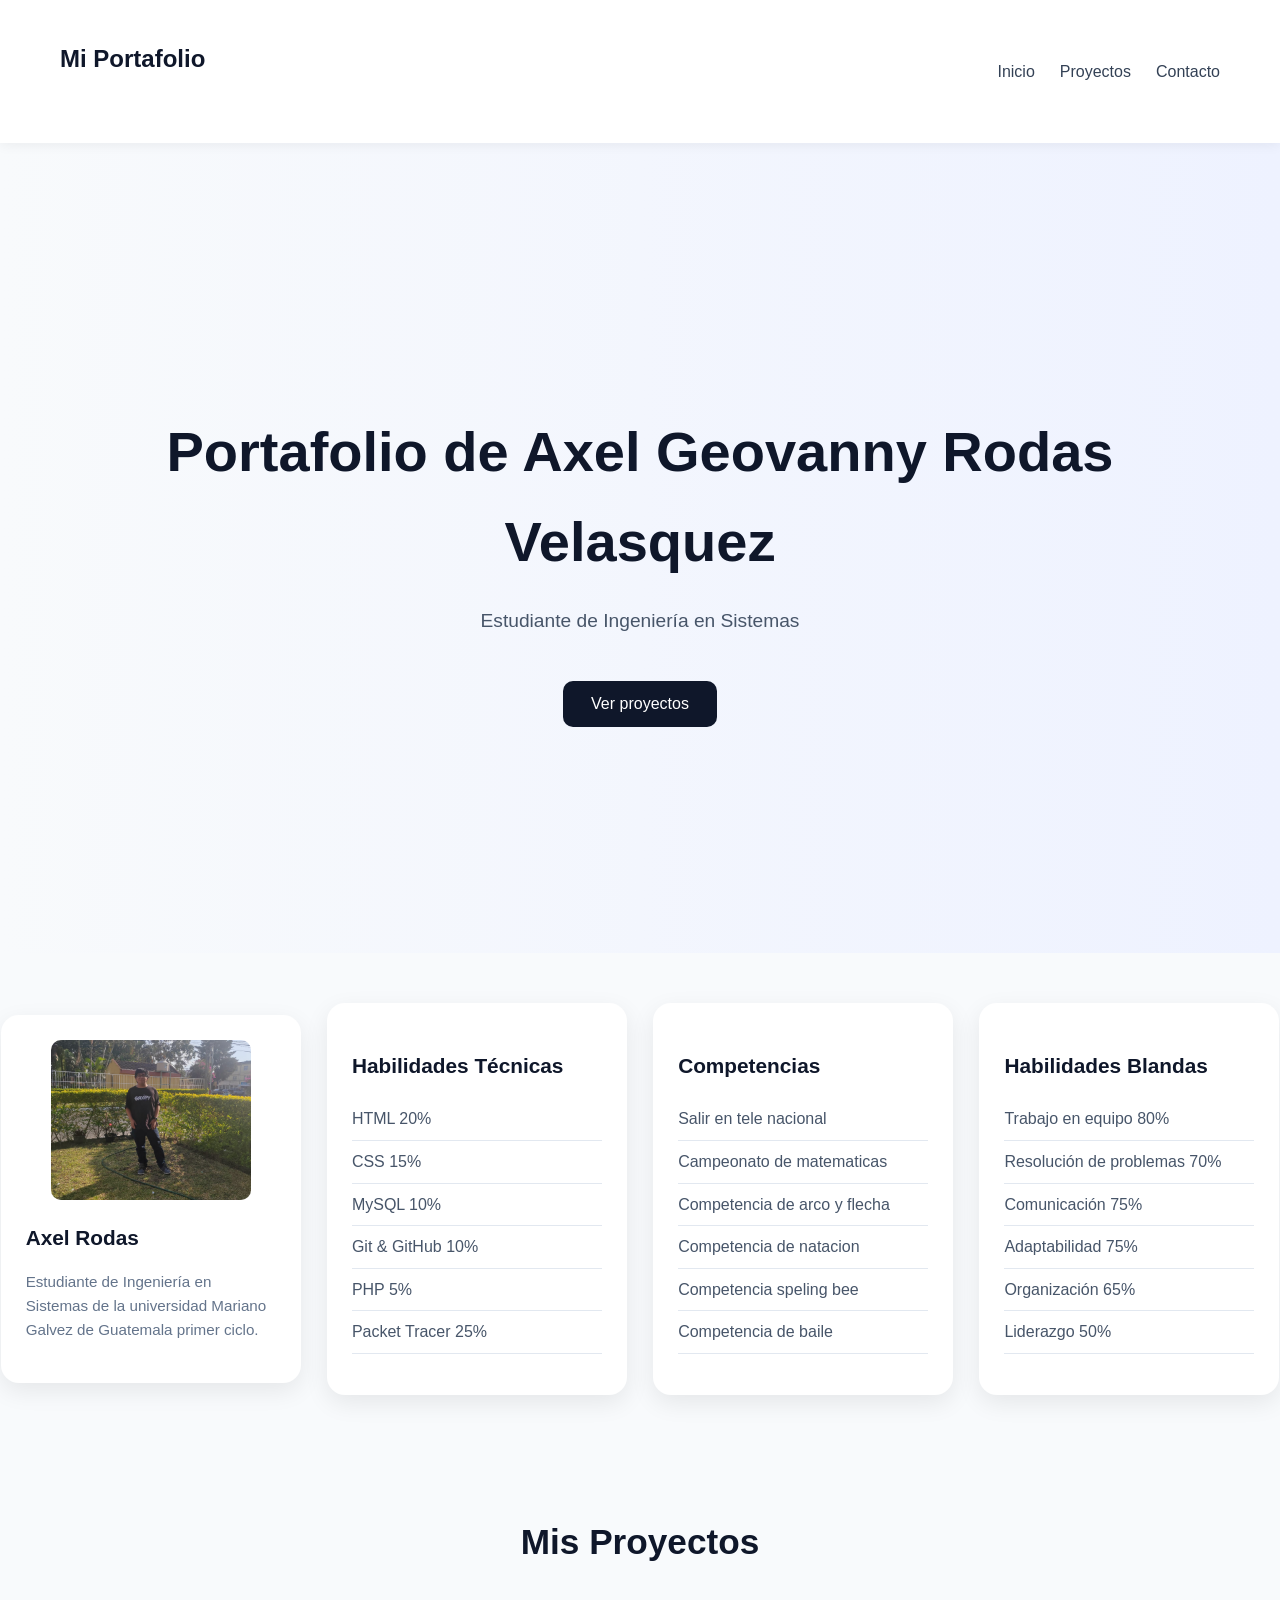
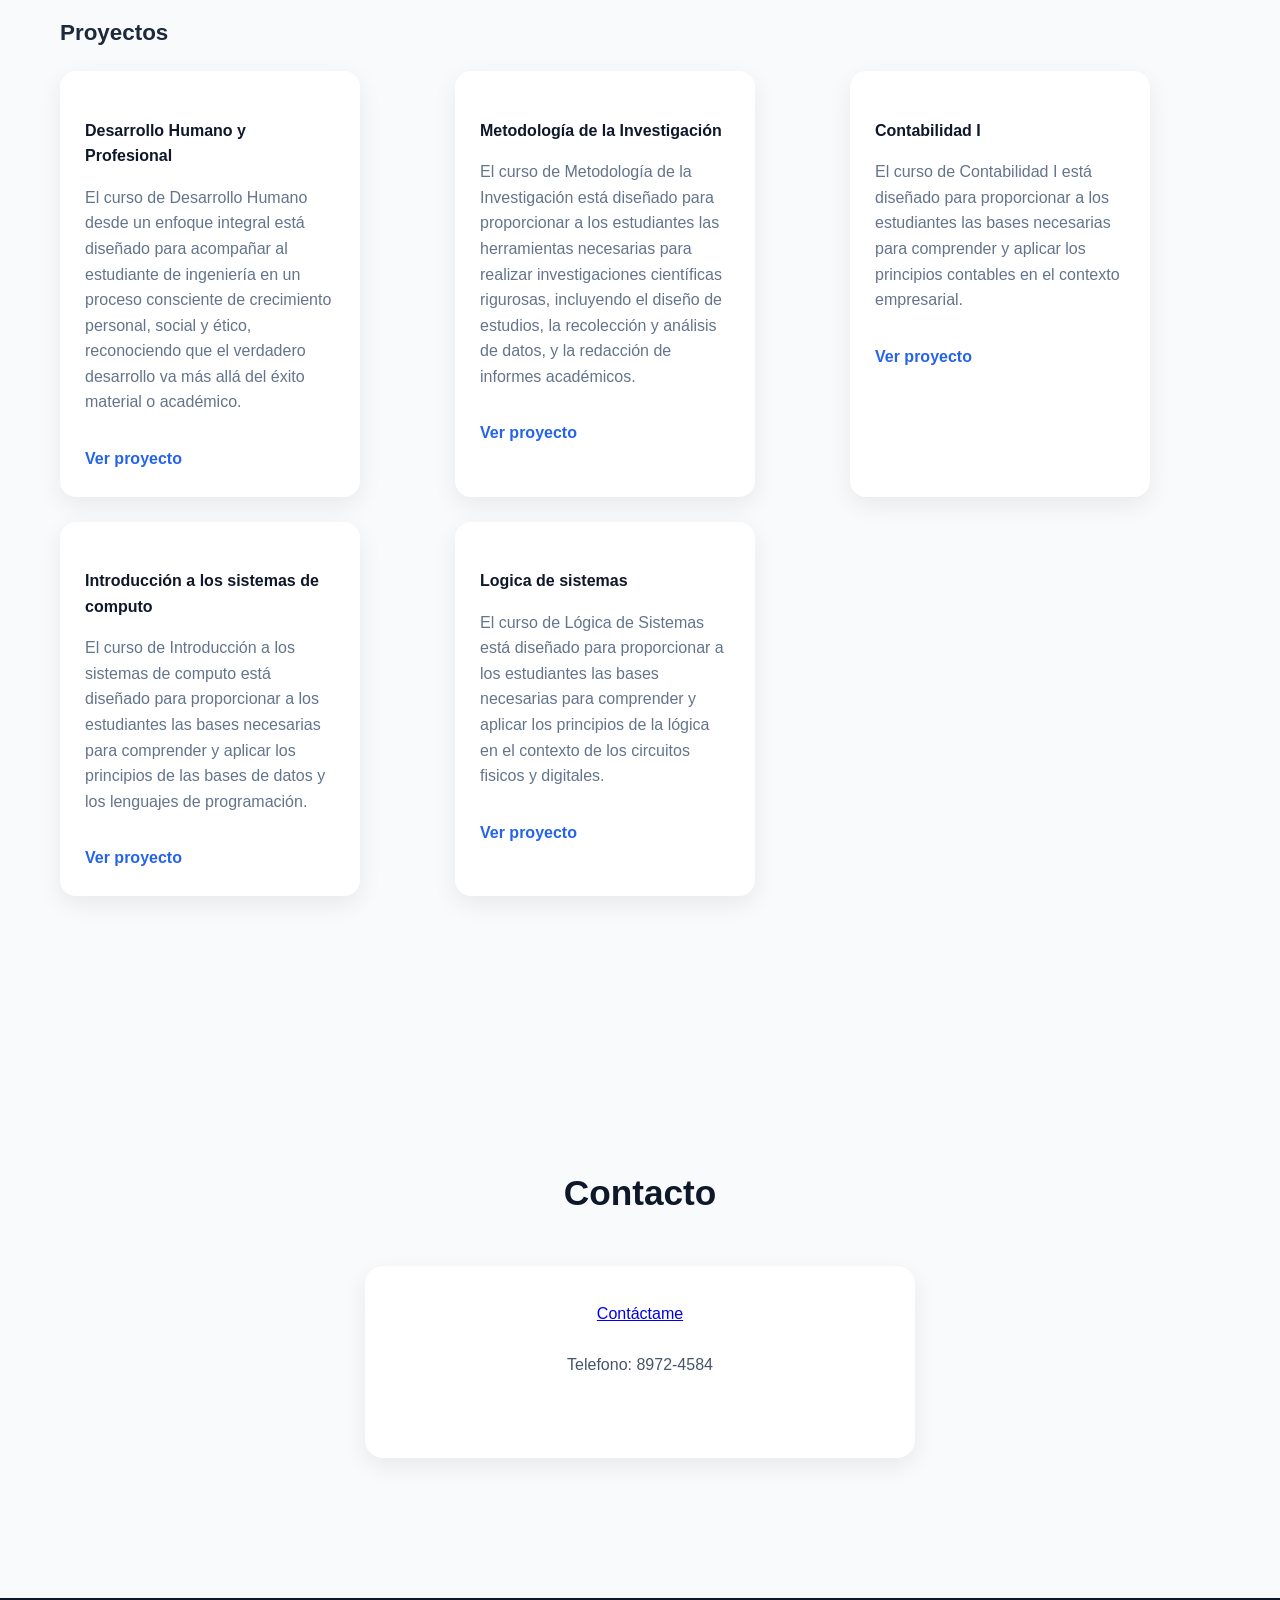
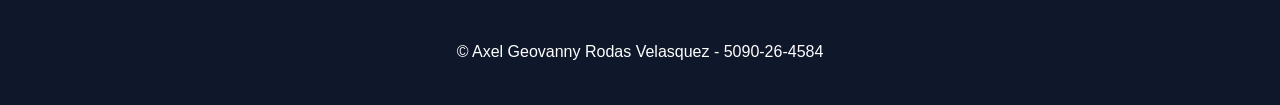
<file: index.html>
<!DOCTYPE html>
<html lang="es">
<head>
    <meta charset="UTF-8">
    <meta name="viewport" content="width=device-width, initial-scale=1.0">
    <title>Portafolio Digital - Ingeniería en Sistemas</title>
    <link rel="shortcut icon" href="Imagenes/Logo.png" type="image/x-icon">
    <link rel="stylesheet" href="./CSS/normalize.css">
    <link rel="stylesheet" href="./CSS/style.css">
</head>
<body>

    <header>
        <nav>
            <h2>Mi Portafolio</h2>
            <ul>
                <li><a href="#inicio">Inicio</a></li>
                <li><a href="#proyectos">Proyectos</a></li>
                <li><a href="#contacto">Contacto</a></li>
            </ul>
        </nav>
    </header>

    <section id="inicio" class="hero">
        <div class="hero-content">
            <h1>Portafolio de Axel Geovanny Rodas Velasquez</h1>
            <p>Estudiante de Ingeniería en Sistemas</p>
            <button onclick="scrollToSection('proyectos')">Ver proyectos</button>
        </div>
    </section>

<div class="info-cards">

    <div class="info-card">
        <img src="./Imagenes/Yo.jpeg" alt="Foto de perfil" class="card-profile">
        <h3>Axel Rodas</h3>
        <p>Estudiante de Ingeniería en Sistemas de la universidad Mariano Galvez de Guatemala primer ciclo.</p>
    </div>

    <div class="info-card">
        <h3>Habilidades Técnicas</h3>
        <ul>
            <li>HTML 20%</li>
            <li>CSS 15%</li>
            <li>MySQL 10%</li>
            <li>Git & GitHub 10%</li>
            <li>PHP 5%</li>
            <li>Packet Tracer 25%</li>
        </ul>
    </div>

    <div class="info-card">
        <h3>Competencias</h3>
        <ul>
            <li>Salir en tele nacional</li>
            <li>Campeonato de matematicas</li>
            <li>Competencia de arco y flecha</li>
            <li>Competencia de natacion</li>
            <li>Competencia speling bee</li>
            <li>Competencia de baile</li>
        </ul>
    </div>

    <div class="info-card">
        <h3>Habilidades Blandas</h3>
        <ul>
            <li>Trabajo en equipo 80%</li>
            <li>Resolución de problemas 70%</li>
            <li>Comunicación 75%</li>
            <li>Adaptabilidad 75%</li>
            <li>Organización 65%</li>
            <li>Liderazgo 50%</li>
        </ul>
    </div>

</div>

    <section id="proyectos">
        <h2>Mis Proyectos</h2>

        <div class="clase">
            <h3>Proyectos</h3>
            <div class="cards">
                <div class="card">
                    <h4>Desarrollo Humano y Profesional</h4>
                    <p>El curso de Desarrollo Humano desde un enfoque integral está diseñado para acompañar al estudiante de ingeniería en un proceso consciente de crecimiento personal, social y ético, reconociendo que el verdadero desarrollo va más allá del éxito material o académico.</p>
                    <a href="desarrollo-humano.html">Ver proyecto</a>
                </div>

                <div class="card">
                    <h4>Metodología de la Investigación</h4>
                    <p>El curso de Metodología de la Investigación está diseñado para proporcionar a los estudiantes las herramientas necesarias para realizar investigaciones científicas rigurosas, incluyendo el diseño de estudios, la recolección y análisis de datos, y la redacción de informes académicos.</p>
                    <a href="metodologia-investigacion.html">Ver proyecto</a>
                </div>

                <div class="card">
                    <h4>Contabilidad I</h4>
                    <p>El curso de Contabilidad I está diseñado para proporcionar a los estudiantes las bases necesarias para comprender y aplicar los principios contables en el contexto empresarial.</p>
                    <a href="contabilidad-i.html">Ver proyecto</a>
                </div>
                
                <div class="card">
                    <h4>Introducción a los sistemas de computo</h4>
                    <p>El curso de Introducción a los sistemas de computo está diseñado para proporcionar a los estudiantes las bases necesarias para comprender y aplicar los principios de las bases de datos y los lenguajes de programación.</p>
                    <a href="introduccion-sistemas-computo.html">Ver proyecto</a>
                </div>

                <div class="card">
                    <h4>Logica de sistemas</h4>
                    <p>El curso de Lógica de Sistemas está diseñado para proporcionar a los estudiantes las bases necesarias para comprender y aplicar los principios de la lógica en el contexto de los circuitos fisicos y digitales.</p>
                    <a href="logica-sistemas.html">Ver proyecto</a>
                </div>
            </div>
        </div>

    </section>

    <section id="contacto">
        <h2>Contacto</h2>
        <div class="contact-box">
            <a href="contactame.html" class="email-btn">Contáctame</a>
            <p>Telefono: 8972-4584</p>
            <p></p>
        </div>
    </section>

    <button id="topBtn">↑</button>

    <script src="./JavaScript/script.js"></script>
    <footer>
        <p>&copy; Axel Geovanny Rodas Velasquez - 5090-26-4584</p>
    </footer>
</body>
</html>
</file>
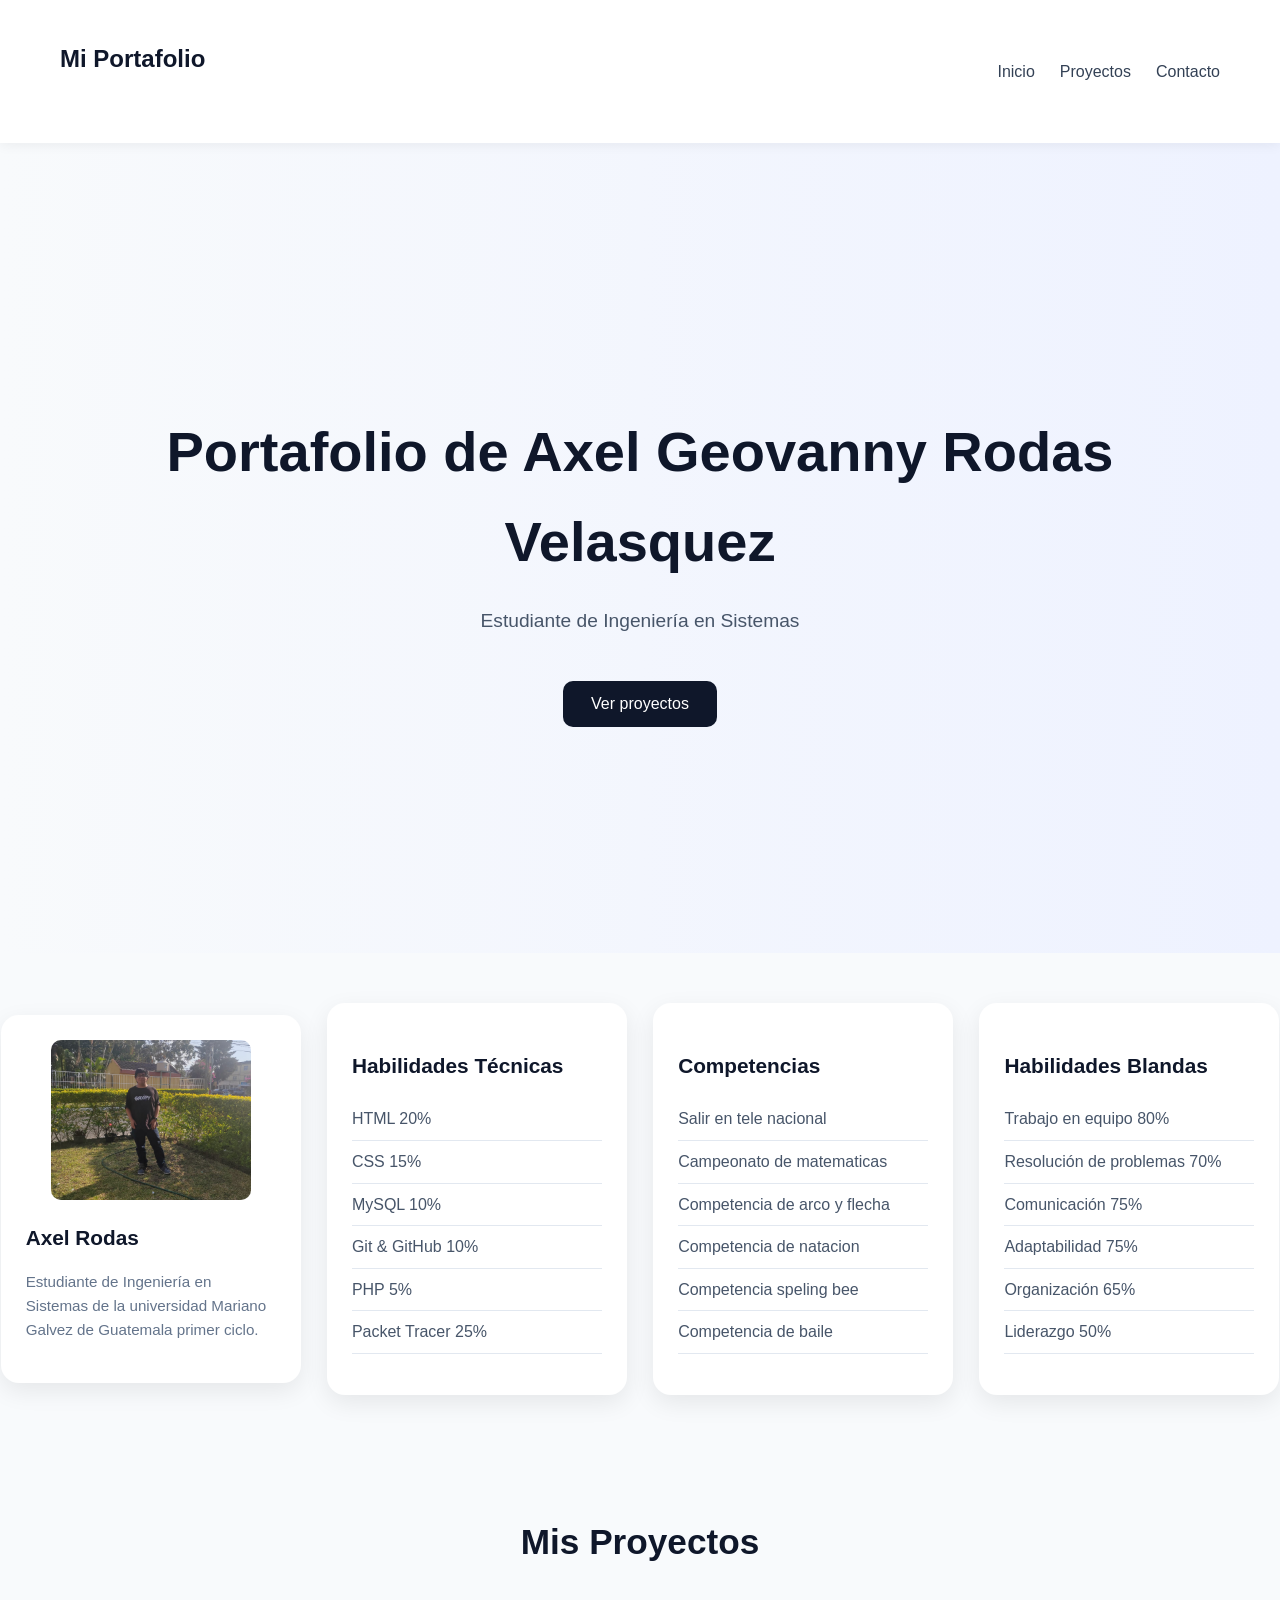
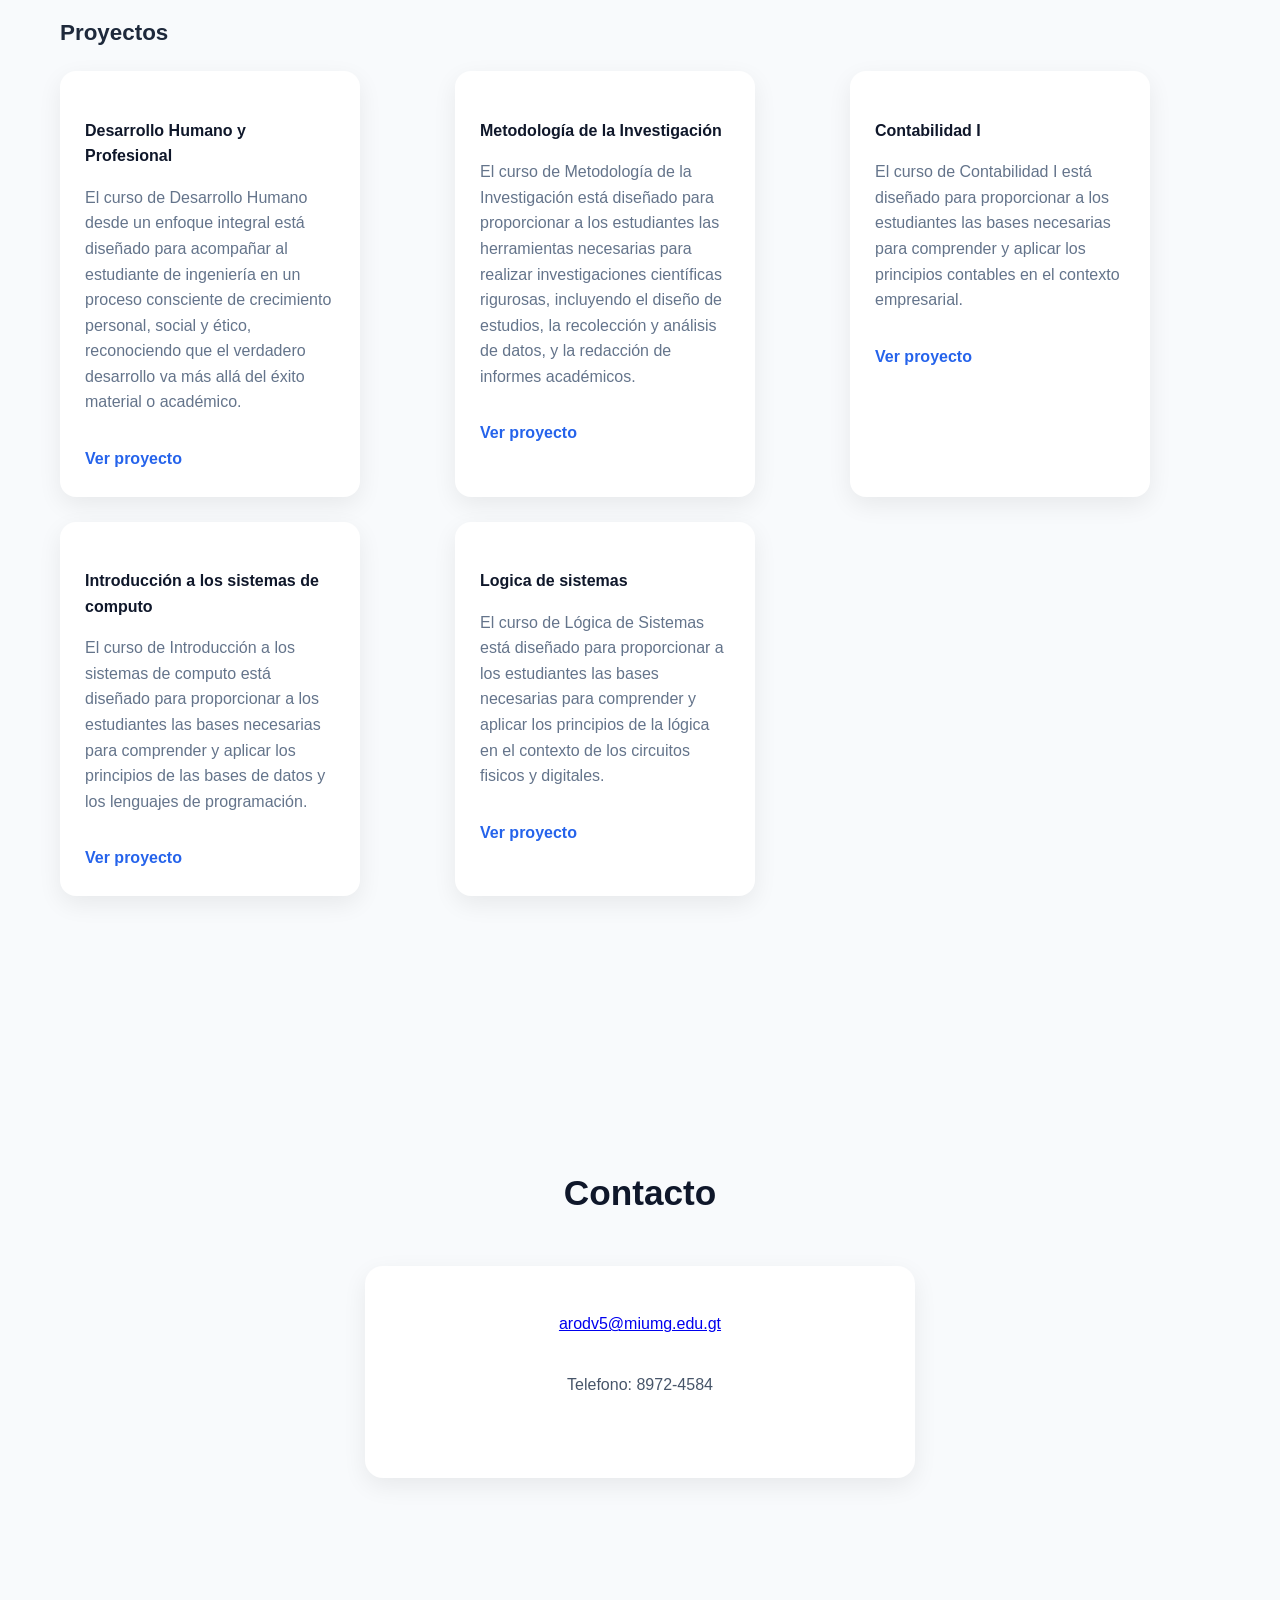
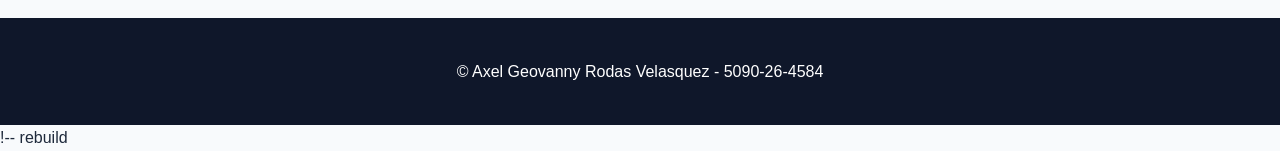
<file: Index.html>
<!DOCTYPE html>
<html lang="es">
<head>
    <meta charset="UTF-8">
    <meta name="viewport" content="width=device-width, initial-scale=1.0">
    <title>Portafolio Digital - Ingeniería en Sistemas</title>
    <link rel="stylesheet" href="./CSS/normalize.css">
    <link rel="stylesheet" href="./CSS/style.css">
</head>
<body>

    <header>
        <nav>
            <h2>Mi Portafolio</h2>
            <ul>
                <li><a href="#inicio">Inicio</a></li>
                <li><a href="#proyectos">Proyectos</a></li>
                <li><a href="#contacto">Contacto</a></li>
            </ul>
        </nav>
    </header>

    <section id="inicio" class="hero">
        <div class="hero-content">
            <h1>Portafolio de Axel Geovanny Rodas Velasquez</h1>
            <p>Estudiante de Ingeniería en Sistemas</p>
            <button onclick="scrollToSection('proyectos')">Ver proyectos</button>
        </div>
    </section>

<div class="info-cards">

    <div class="info-card">
        <img src="./Imagenes/Yo.jpeg" alt="Foto de perfil" class="card-profile">
        <h3>Axel Rodas</h3>
        <p>Estudiante de Ingeniería en Sistemas de la universidad Mariano Galvez de Guatemala primer ciclo.</p>
    </div>

    <div class="info-card">
        <h3>Habilidades Técnicas</h3>
        <ul>
            <li>HTML 20%</li>
            <li>CSS 15%</li>
            <li>MySQL 10%</li>
            <li>Git & GitHub 10%</li>
            <li>PHP 5%</li>
            <li>Packet Tracer 25%</li>
        </ul>
    </div>

    <div class="info-card">
        <h3>Competencias</h3>
        <ul>
            <li>Salir en tele nacional</li>
            <li>Campeonato de matematicas</li>
            <li>Competencia de arco y flecha</li>
            <li>Competencia de natacion</li>
            <li>Competencia speling bee</li>
            <li>Competencia de baile</li>
        </ul>
    </div>

    <div class="info-card">
        <h3>Habilidades Blandas</h3>
        <ul>
            <li>Trabajo en equipo 80%</li>
            <li>Resolución de problemas 70%</li>
            <li>Comunicación 75%</li>
            <li>Adaptabilidad 75%</li>
            <li>Organización 65%</li>
            <li>Liderazgo 50%</li>
        </ul>
    </div>

</div>

    <section id="proyectos">
        <h2>Mis Proyectos</h2>

        <div class="clase">
            <h3>Proyectos</h3>
            <div class="cards">
                <div class="card">
                    <h4>Desarrollo Humano y Profesional</h4>
                    <p>El curso de Desarrollo Humano desde un enfoque integral está diseñado para acompañar al estudiante de ingeniería en un proceso consciente de crecimiento personal, social y ético, reconociendo que el verdadero desarrollo va más allá del éxito material o académico.</p>
                    <a href="desarrollo-humano.html">Ver proyecto</a>
                </div>

                <div class="card">
                    <h4>Metodología de la Investigación</h4>
                    <p>El curso de Metodología de la Investigación está diseñado para proporcionar a los estudiantes las herramientas necesarias para realizar investigaciones científicas rigurosas, incluyendo el diseño de estudios, la recolección y análisis de datos, y la redacción de informes académicos.</p>
                    <a href="metodologia-investigacion.html">Ver proyecto</a>
                </div>

                <div class="card">
                    <h4>Contabilidad I</h4>
                    <p>El curso de Contabilidad I está diseñado para proporcionar a los estudiantes las bases necesarias para comprender y aplicar los principios contables en el contexto empresarial.</p>
                    <a href="contabilidad-i.html">Ver proyecto</a>
                </div>
                
                <div class="card">
                    <h4>Introducción a los sistemas de computo</h4>
                    <p>El curso de Introducción a los sistemas de computo está diseñado para proporcionar a los estudiantes las bases necesarias para comprender y aplicar los principios de las bases de datos y los lenguajes de programación.</p>
                    <a href="introduccion-sistemas-computo.html">Ver proyecto</a>
                </div>

                <div class="card">
                    <h4>Logica de sistemas</h4>
                    <p>El curso de Lógica de Sistemas está diseñado para proporcionar a los estudiantes las bases necesarias para comprender y aplicar los principios de la lógica en el contexto de los circuitos fisicos y digitales.</p>
                    <a href="logica-sistemas.html">Ver proyecto</a>
                </div>
            </div>
        </div>

    </section>

    <section id="contacto">
        <h2>Contacto</h2>
        <div class="contact-box">
            <p><a href="mailto:arodv5@miumg.edu.gt">arodv5@miumg.edu.gt</a></p>
            <p>Telefono: 8972-4584</p>
            <p></p>
        </div>
    </section>

    <button id="topBtn">↑</button>

    <script src="./JavaScript/script.js"></script>
    <footer>
        <p>&copy; Axel Geovanny Rodas Velasquez - 5090-26-4584</p>
    </footer>
</body>
</html>! - -  
 r e b u i l d  
 
</file>
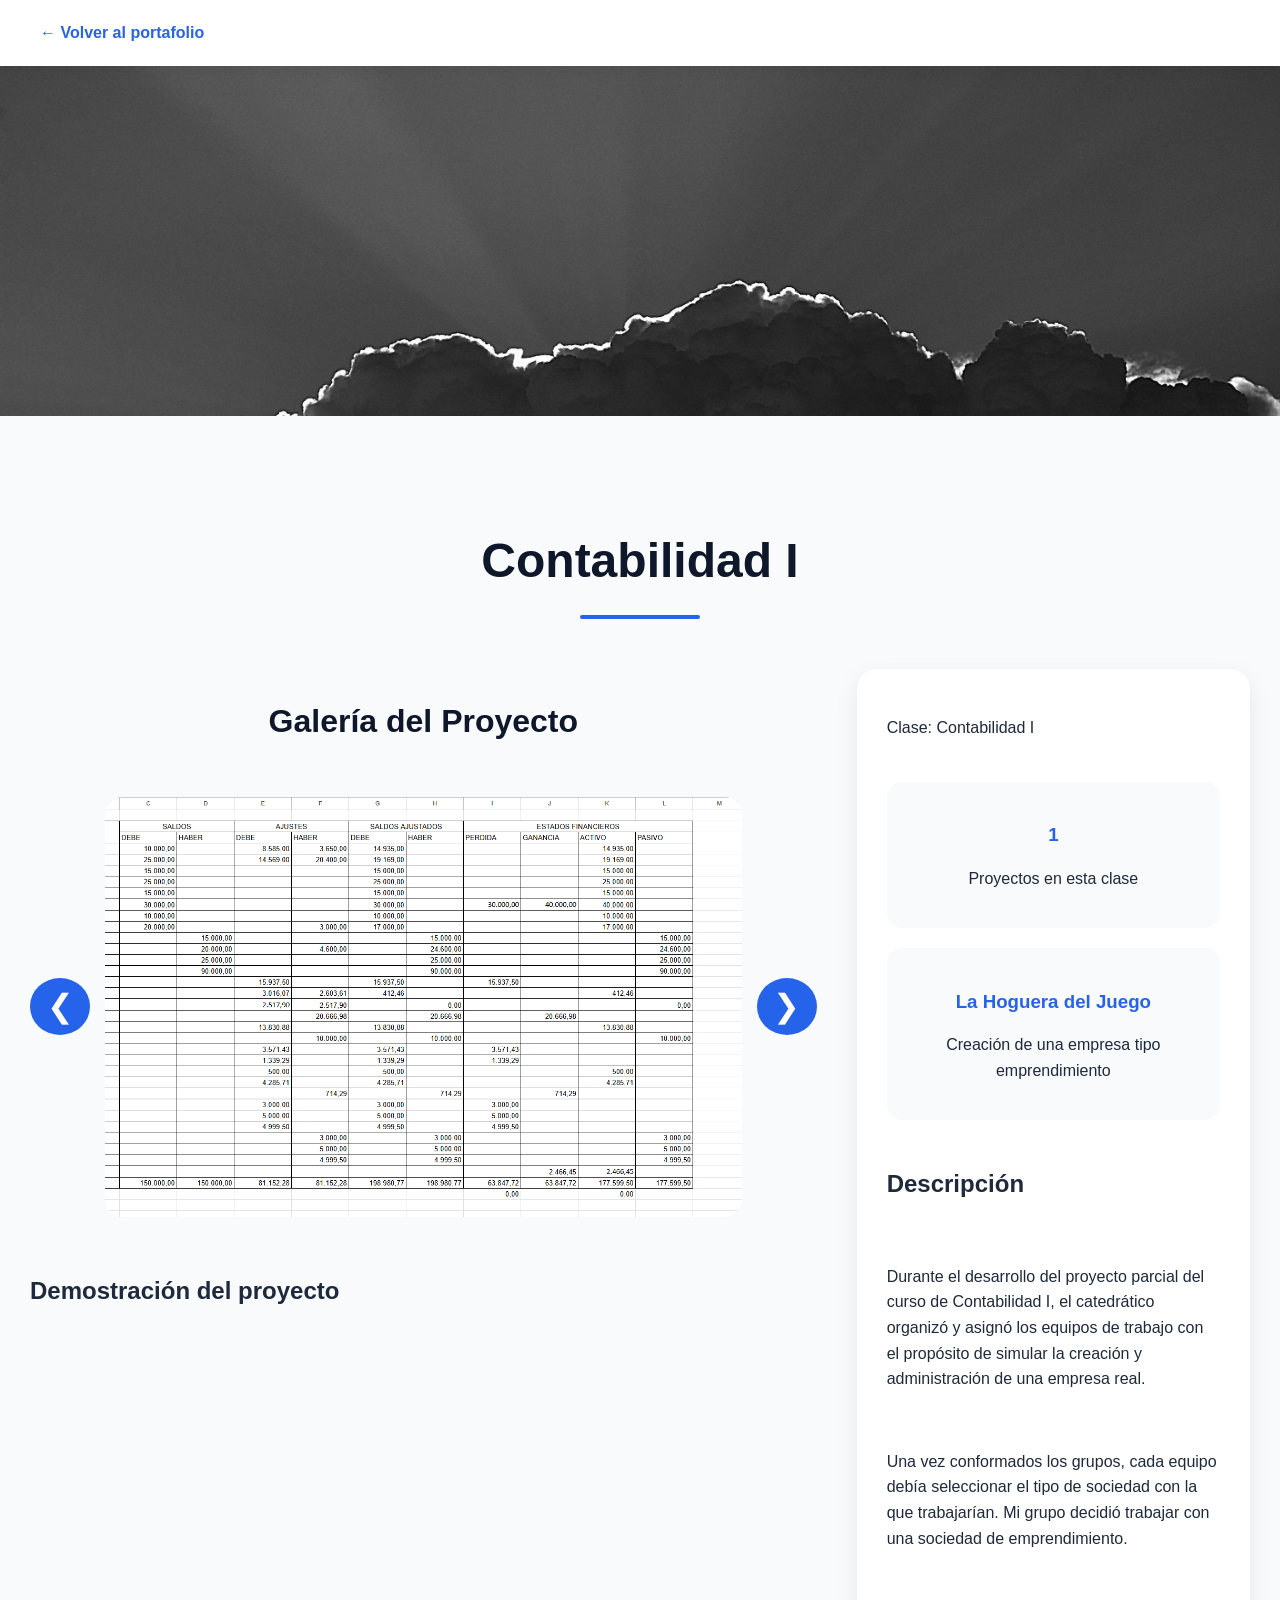
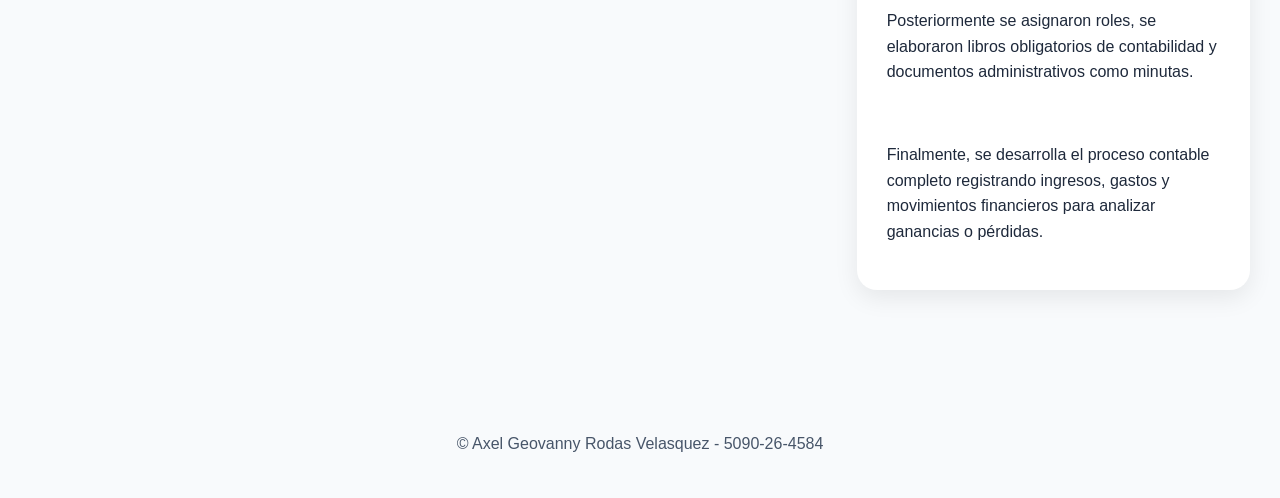
<file: contabilidad-i.html>
<!DOCTYPE html>
<html lang="es">
<head>
    <meta charset="UTF-8">
    <meta name="viewport" content="width=device-width, initial-scale=1.0">
    <title>Proyecto - Contabilidad I</title>
    <link rel="shortcut icon" href="Imagenes/Logo.png" type="image/x-icon">
    <link rel="stylesheet" href="./CSS/normalize.css">
    <link rel="stylesheet" href="./CSS/substyle.css">
</head>
<body>
    <header class="top-header">
        <a href="index.html" class="back-btn-header">← Volver al portafolio</a>
    </header>

    <section class="banner">
        <img src="./Imagenes/Banner 3.jpg" alt="Proyecto">
    </section>

    <main class="project-page">

        <h1 class="main-title">Contabilidad I</h1>

        <div class="content-grid">

            <!-- Izquierda -->
            <section class="media-section">

                <section class="carousel-section">

                    <h2 class="section-title">Galería del Proyecto</h2>

                    <div class="carousel">
                        <button class="prev">&#10094;</button>

                        <div class="carousel-container">
                            <img src="./Imagenes/Contabilidad 1.png" class="slide active" alt="Proyecto 1">
                            <img src="./Imagenes/Contabilidad 2.png" class="slide" alt="Proyecto 2">
                            <img src="./Imagenes/Contabilidad 3.png" class="slide" alt="Proyecto 3">
                        </div>

                        <button class="next">&#10095;</button>
                     </div>
                </section>

                <section class="video-section">
                    <h2>Demostración del proyecto</h2>

                    <iframe
                        src="https://drive.google.com/file/d/12H_gMmjJxT_LfLDYsitKUBnMKYOfTb1U/preview"
                        width="100%"
                        height="500"
                        allow="autoplay">
                    </iframe>
                </section>

            </section>

            <!-- Derecha -->
            <aside class="info-section">

                <p class="materia">Clase: Contabilidad I</p>

                <div class="stats">
                    <div class="stat-box">
                        <h3>1</h3>
                        <p>Proyectos en esta clase</p>
                    </div>

                    <div class="stat-box">
                        <h3>La Hoguera del Juego</h3>
                        <p>Creación de una empresa tipo emprendimiento</p>
                    </div>
                </div>

                <h2>Descripción</h2>

                <p>
                    Durante el desarrollo del proyecto parcial del curso de Contabilidad I,
                    el catedrático organizó y asignó los equipos de trabajo con el propósito
                    de simular la creación y administración de una empresa real.
                </p>

                <p>
                    Una vez conformados los grupos, cada equipo debía seleccionar el tipo
                    de sociedad con la que trabajarían. Mi grupo decidió trabajar con una
                    sociedad de emprendimiento.
                </p>

                <p>
                    Posteriormente se asignaron roles, se elaboraron libros obligatorios
                    de contabilidad y documentos administrativos como minutas.
                </p>

                <p>
                    Finalmente, se desarrolla el proceso contable completo registrando
                    ingresos, gastos y movimientos financieros para analizar ganancias o pérdidas.
                </p>

            </aside>

        </div>

    </main>

    <script src="./JavaScript/subscript.js"></script>

    <footer>
        <p>&copy; Axel Geovanny Rodas Velasquez - 5090-26-4584</p>
    </footer>

</body>
</html>
</file>
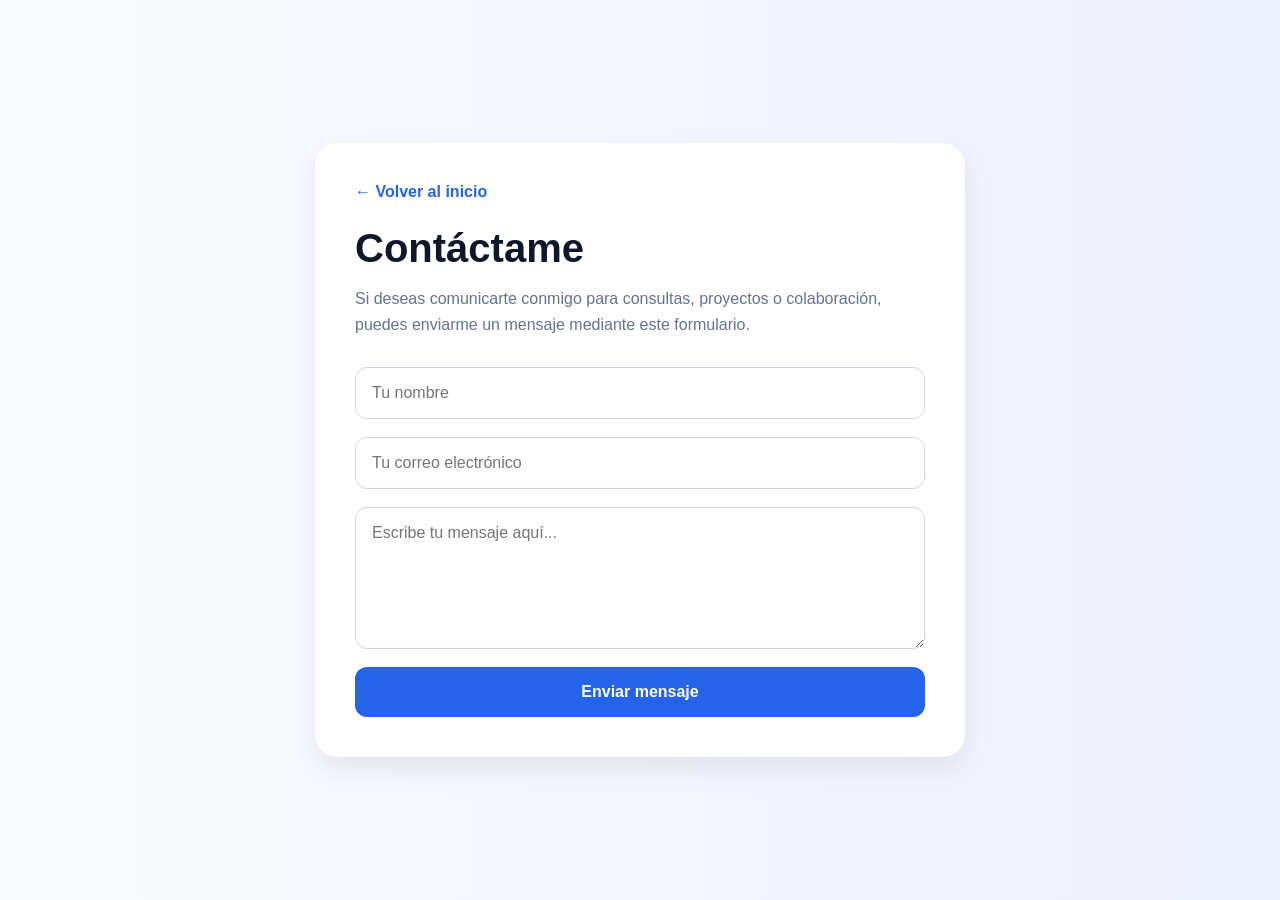
<file: contactame.html>
<!DOCTYPE html>
<html lang="es">
<head>
    <meta charset="UTF-8">
    <meta name="viewport" content="width=device-width, initial-scale=1.0">
    <title>Contáctame</title>
    <link rel="shortcut icon" href="Imagenes/Logo.png" type="image/x-icon">
    <link rel="stylesheet" href="./CSS/contactame.css">
</head>
<body>

    <section class="contact-section">

        <div class="contact-card">
            <a href="index.html" class="btn-inicio"> ← Volver al inicio</a>

            <h1>Contáctame</h1>
            <p>
                Si deseas comunicarte conmigo para consultas, proyectos o colaboración,
                puedes enviarme un mensaje mediante este formulario.
            </p>

            <form action="https://formspree.io/f/mwvzkbew" method="POST">

                <input type="text" name="Nombre" placeholder="Tu nombre" required>

                <input type="email" name="email" placeholder="Tu correo electrónico" required>

                <textarea name="mensaje" rows="6" placeholder="Escribe tu mensaje aquí..." required></textarea>

                <input type="hidden" name="_next" value="index.html">

                <button type="submit">Enviar mensaje</button>
            </form>
        </div>

    </section>

</body>
</html>
</file>
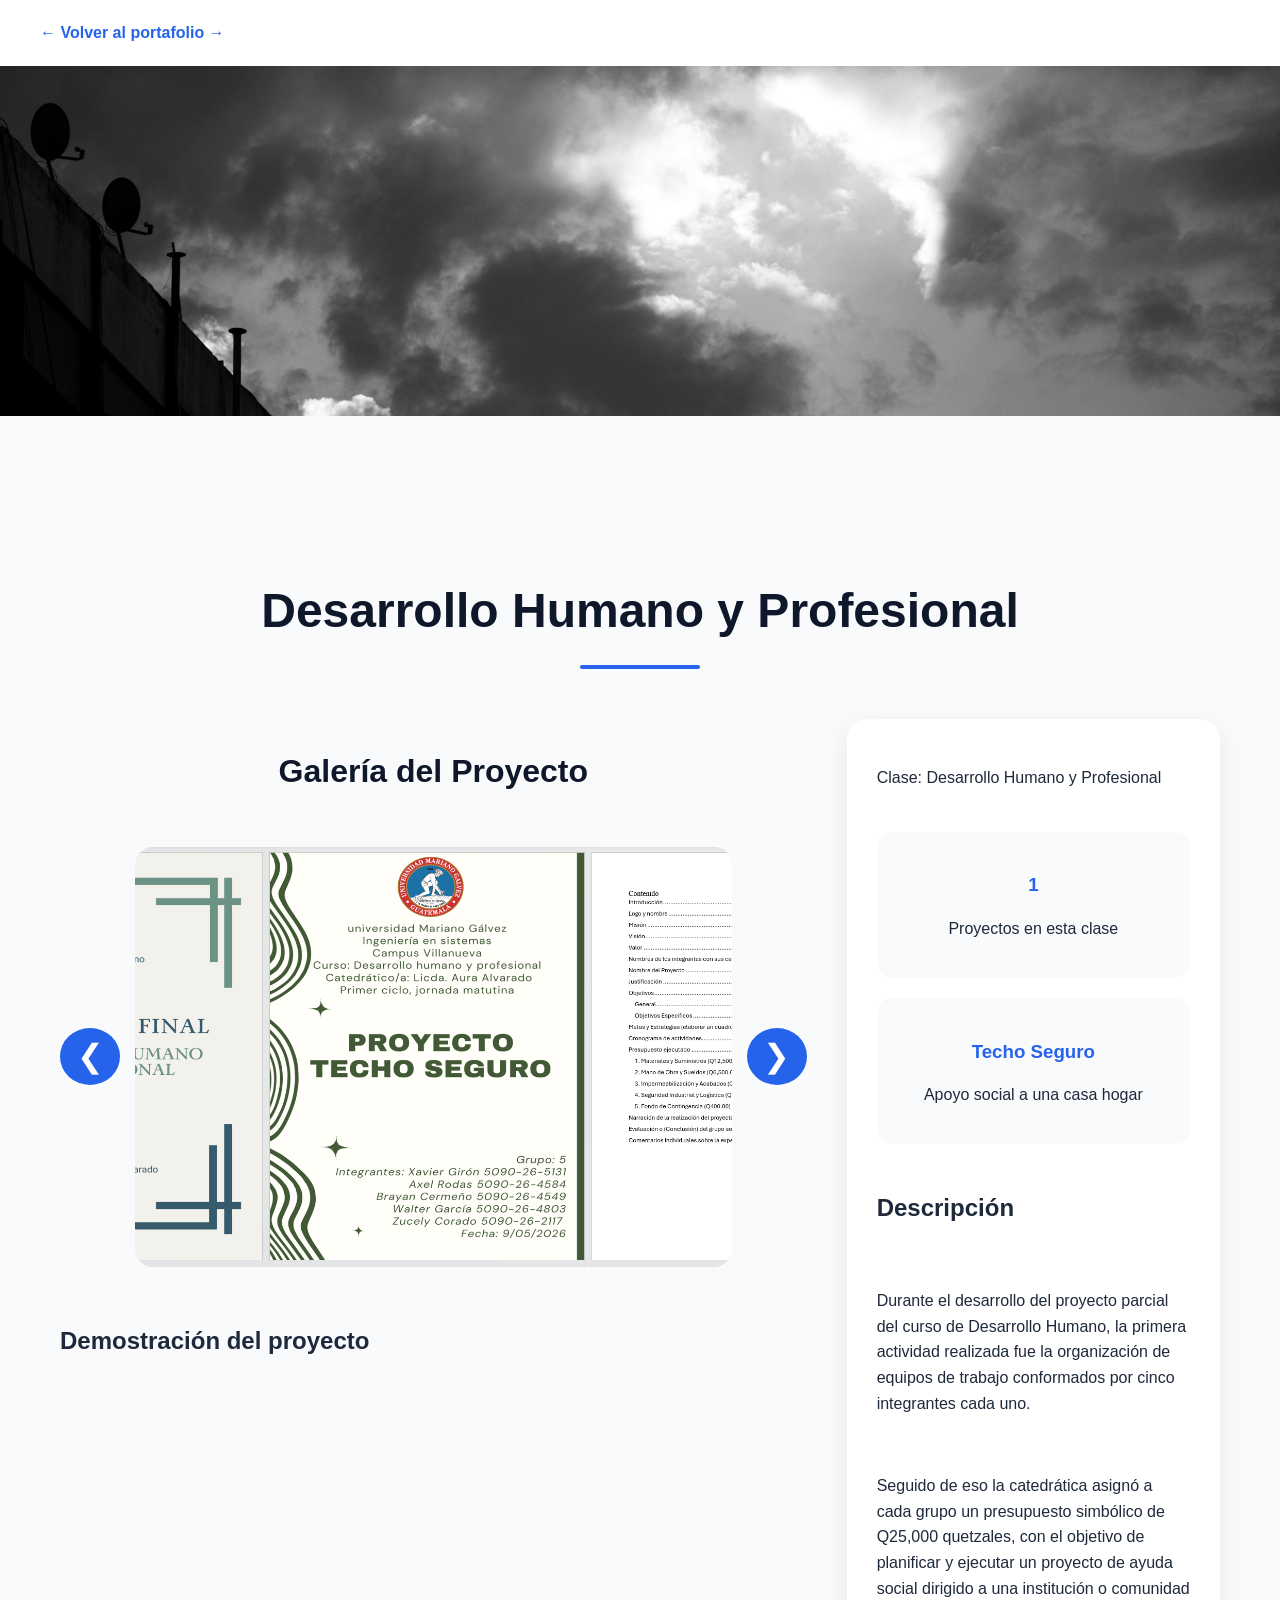
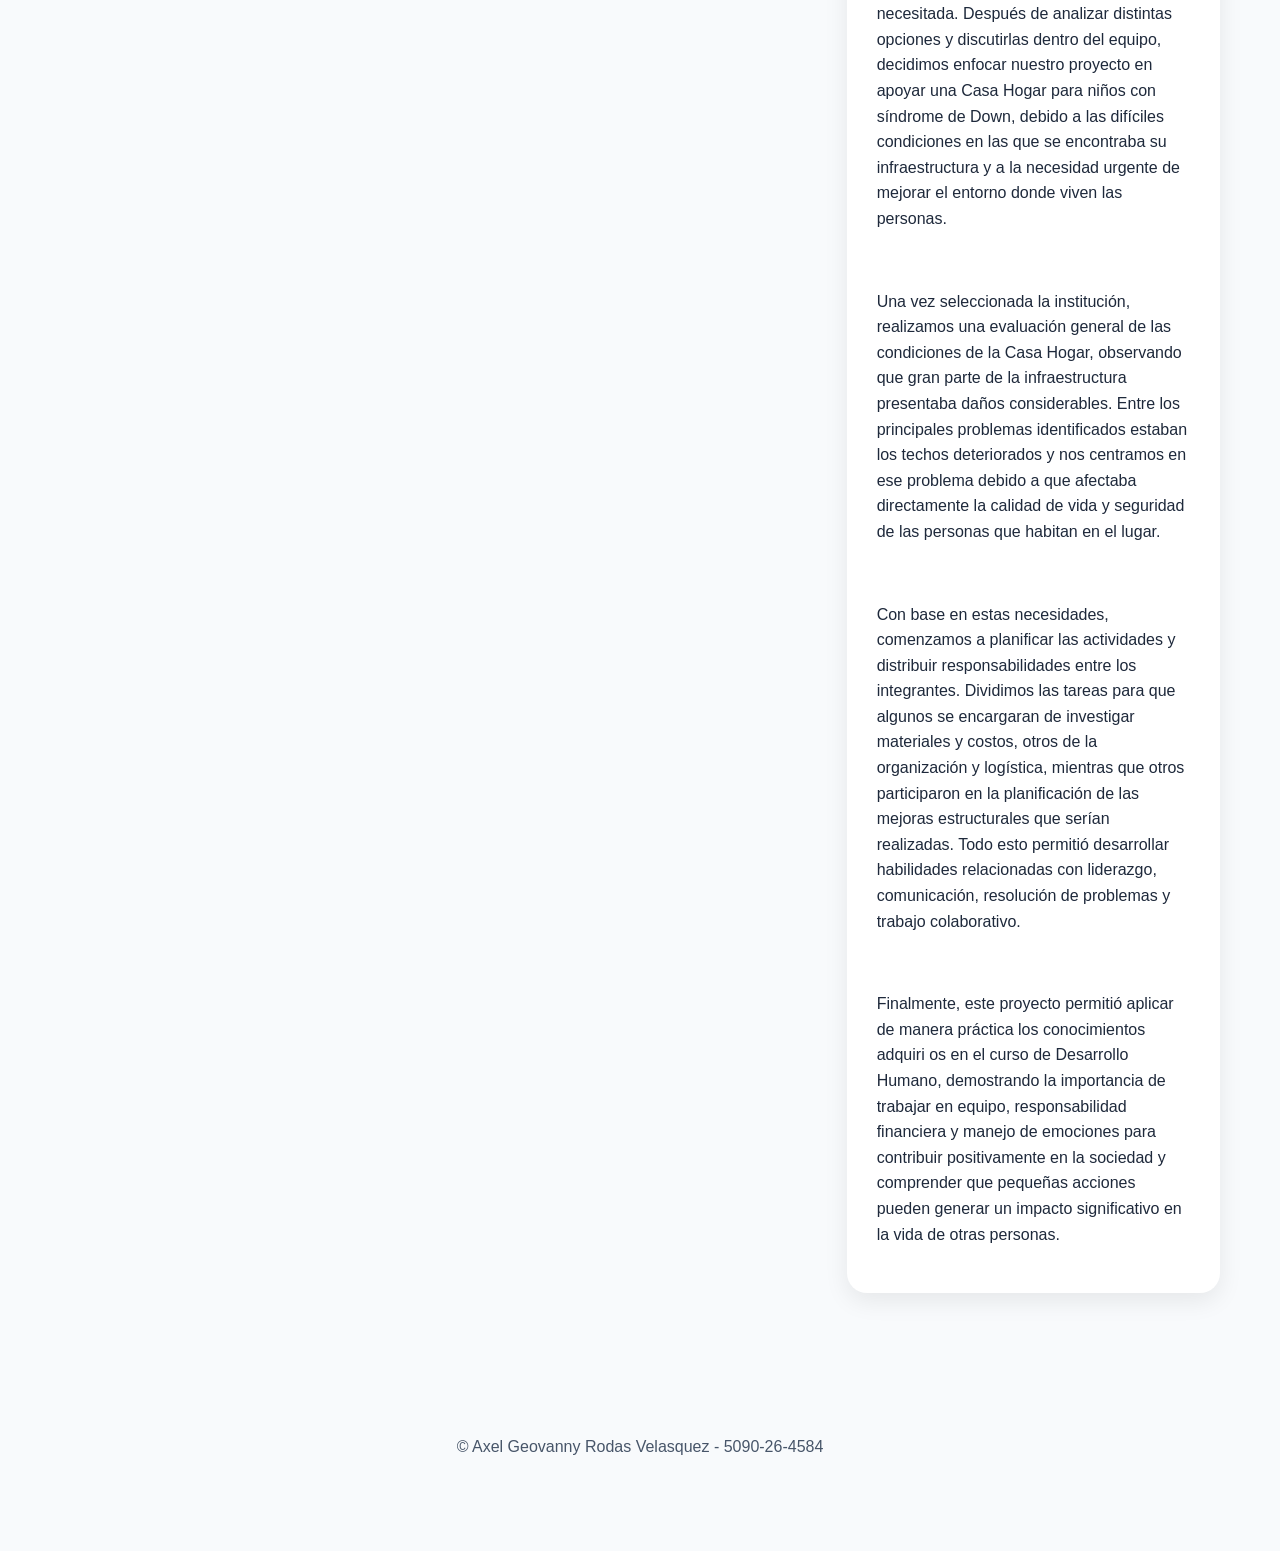
<file: desarrollo-humano.html>
<!DOCTYPE html>
<html lang="es">
<head>
    <meta charset="UTF-8">
    <meta name="viewport" content="width=device-width, initial-scale=1.0">
    <title>Proyecto - Desarrollo Humano y Profesional</title>
    <link rel="shortcut icon" href="Imagenes/Logo.png" type="image/x-icon">
    <link rel="stylesheet" href="./CSS/normalize.css">
    <link rel="stylesheet" href="./CSS/substyle.css">
</head>
<body>
    <header class="top-header">
        <a href="index.html" class="back-btn-header"> ← Volver al portafolio → </a>
    </header>

    <section class="banner">
        <img src="./Imagenes/Banner 1.jpg" alt="Proyecto">
    </section>

    <main class="project-page">
<main class="project-page">

        <h1 class="main-title">Desarrollo Humano y Profesional</h1>

        <div class="content-grid">

            <!-- Izquierda -->
            <section class="media-section">

                <section class="carousel-section">

                    <h2 class="section-title">Galería del Proyecto</h2>

                    <div class="carousel">
                        <button class="prev">&#10094;</button>

                        <div class="carousel-container">
                            <img src="./Imagenes/Desarrollo 1.png" class="slide active" alt="Proyecto 1">
                            <img src="./Imagenes/Desarrollo 2.png" class="slide" alt="Proyecto 2">
                            <img src="./Imagenes/Desarrollo 3.png" class="slide" alt="Proyecto 3">
                        </div>

                        <button class="next">&#10095;</button>
                     </div>
                </section>

                <section class="video-section">
                    <h2>Demostración del proyecto</h2>

                    <iframe
                        src="https://drive.google.com/file/d/1CgctthXZgZdE87dedzLo_kjwZ0PRMZau/preview"
                        width="100%"
                        height="500"
                        allow="autoplay">
                    </iframe>
                </section>

            </section>

            <!-- Derecha -->
            <aside class="info-section">

                <p class="materia">Clase: Desarrollo Humano y Profesional</p>

                <div class="stats">
                    <div class="stat-box">
                        <h3>1</h3>
                        <p>Proyectos en esta clase</p>
                    </div>

                    <div class="stat-box">
                        <h3>Techo Seguro</h3>
                        <p>Apoyo social a una casa hogar</p>
                    </div>
                </div>

                <h2>Descripción</h2>

                <p>Durante el desarrollo del proyecto parcial del curso de Desarrollo Humano, la primera actividad realizada fue la organización de equipos de trabajo conformados por cinco integrantes cada uno.</p>

                <p>Seguido de eso la catedrática asignó a cada grupo un presupuesto simbólico de Q25,000 quetzales, con el objetivo de planificar y ejecutar un proyecto de ayuda social dirigido a una institución o comunidad necesitada. Después de analizar distintas opciones y discutirlas dentro del equipo, decidimos enfocar nuestro proyecto en apoyar una Casa Hogar para niños con síndrome de Down, debido a las difíciles condiciones en las que se encontraba su infraestructura y a la necesidad urgente de mejorar el entorno donde viven las personas.</p>

                <p>Una vez seleccionada la institución, realizamos una evaluación general de las condiciones de la Casa Hogar, observando que gran parte de la infraestructura presentaba daños considerables. Entre los principales problemas identificados estaban los techos deteriorados y nos centramos en ese problema debido a que afectaba directamente la calidad de vida y seguridad de las personas que habitan en el lugar.</p>

                <p>Con base en estas necesidades, comenzamos a planificar las actividades y distribuir responsabilidades entre los integrantes. Dividimos las tareas para que algunos se encargaran de investigar materiales y costos, otros de la organización y logística, mientras que otros participaron en la planificación de las mejoras estructurales que serían realizadas. Todo esto permitió desarrollar habilidades relacionadas con liderazgo, comunicación, resolución de problemas y trabajo colaborativo.</p>

                <p>Finalmente, este proyecto permitió aplicar de manera práctica los conocimientos adquiri os en el curso de Desarrollo Humano, demostrando la importancia de trabajar en equipo, responsabilidad financiera y manejo de emociones para contribuir positivamente en la sociedad y comprender que pequeñas acciones pueden generar un impacto significativo en la vida de otras personas.</p>

            </aside>

        </div>

    </main>

    <script src="./JavaScript/subscript.js"></script>

    <footer>
        <p>&copy; Axel Geovanny Rodas Velasquez - 5090-26-4584</p>
    </footer>

</body>
</html>
</file>
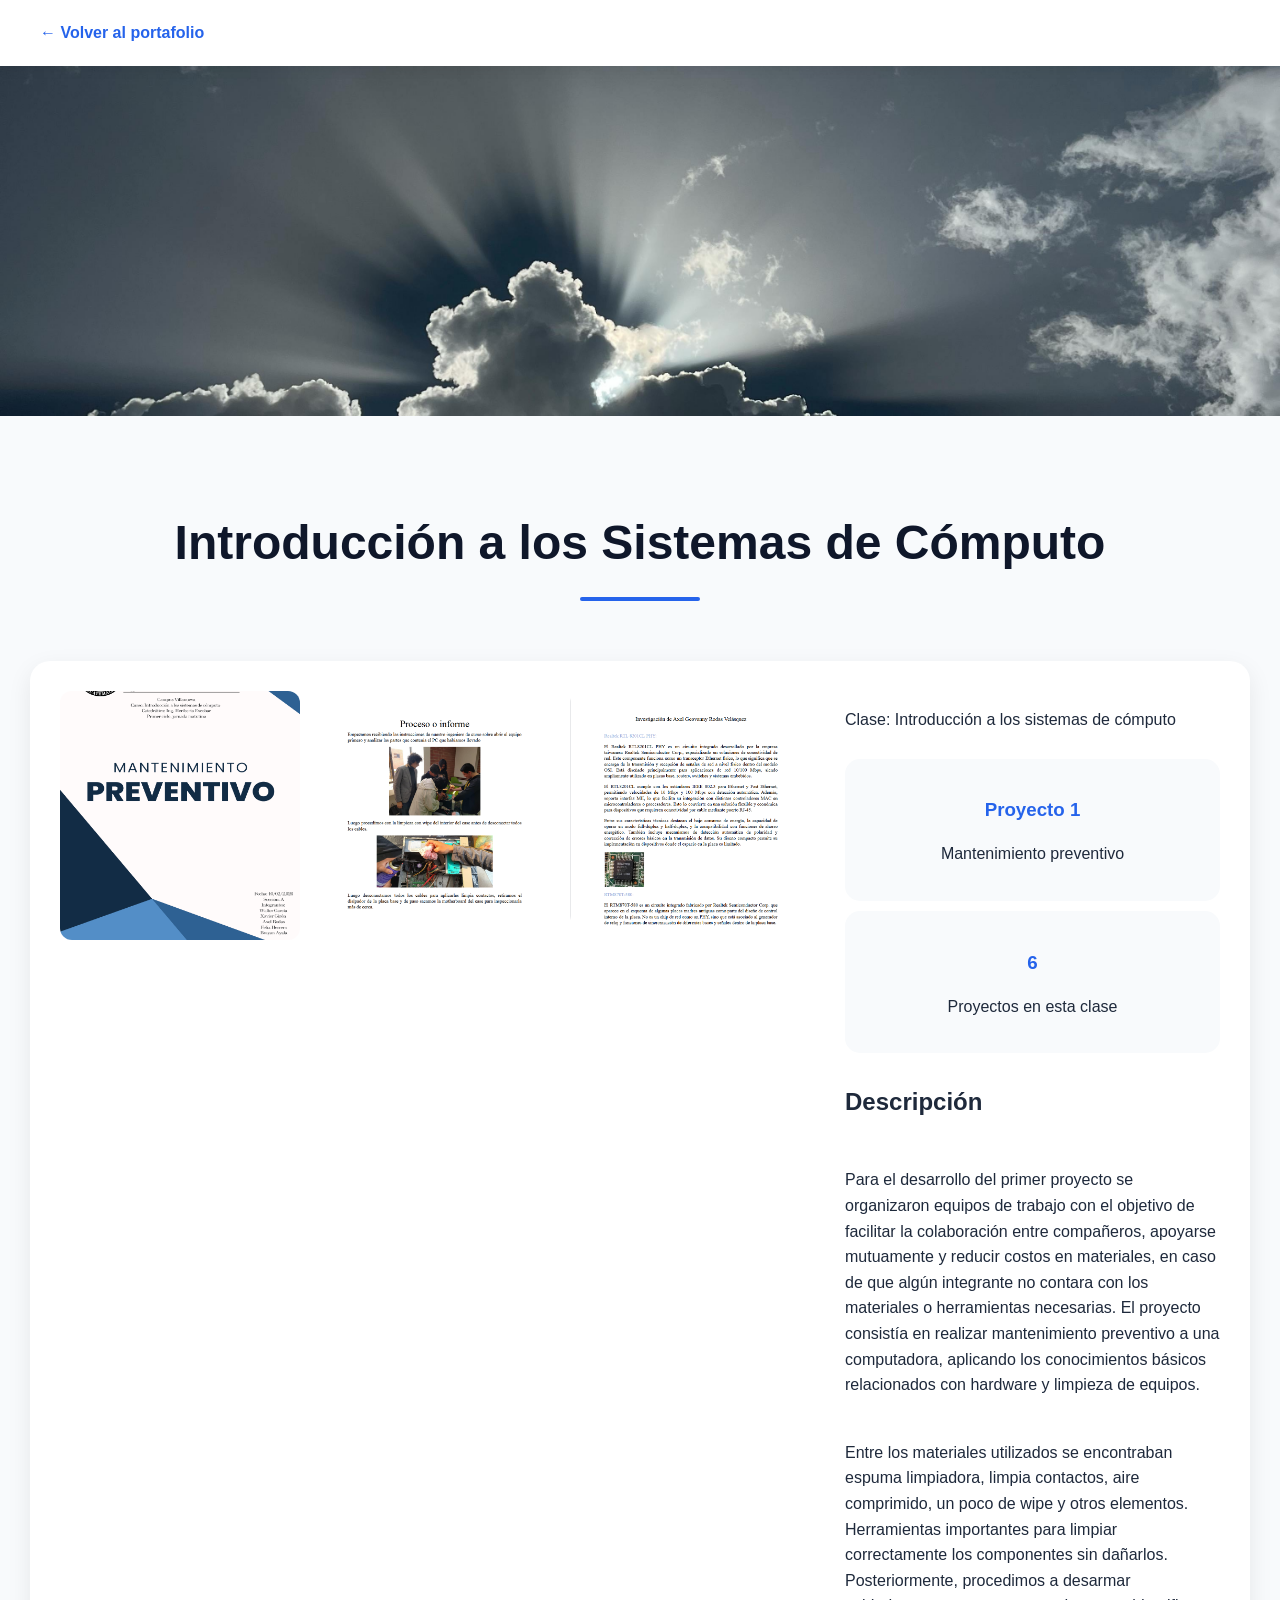
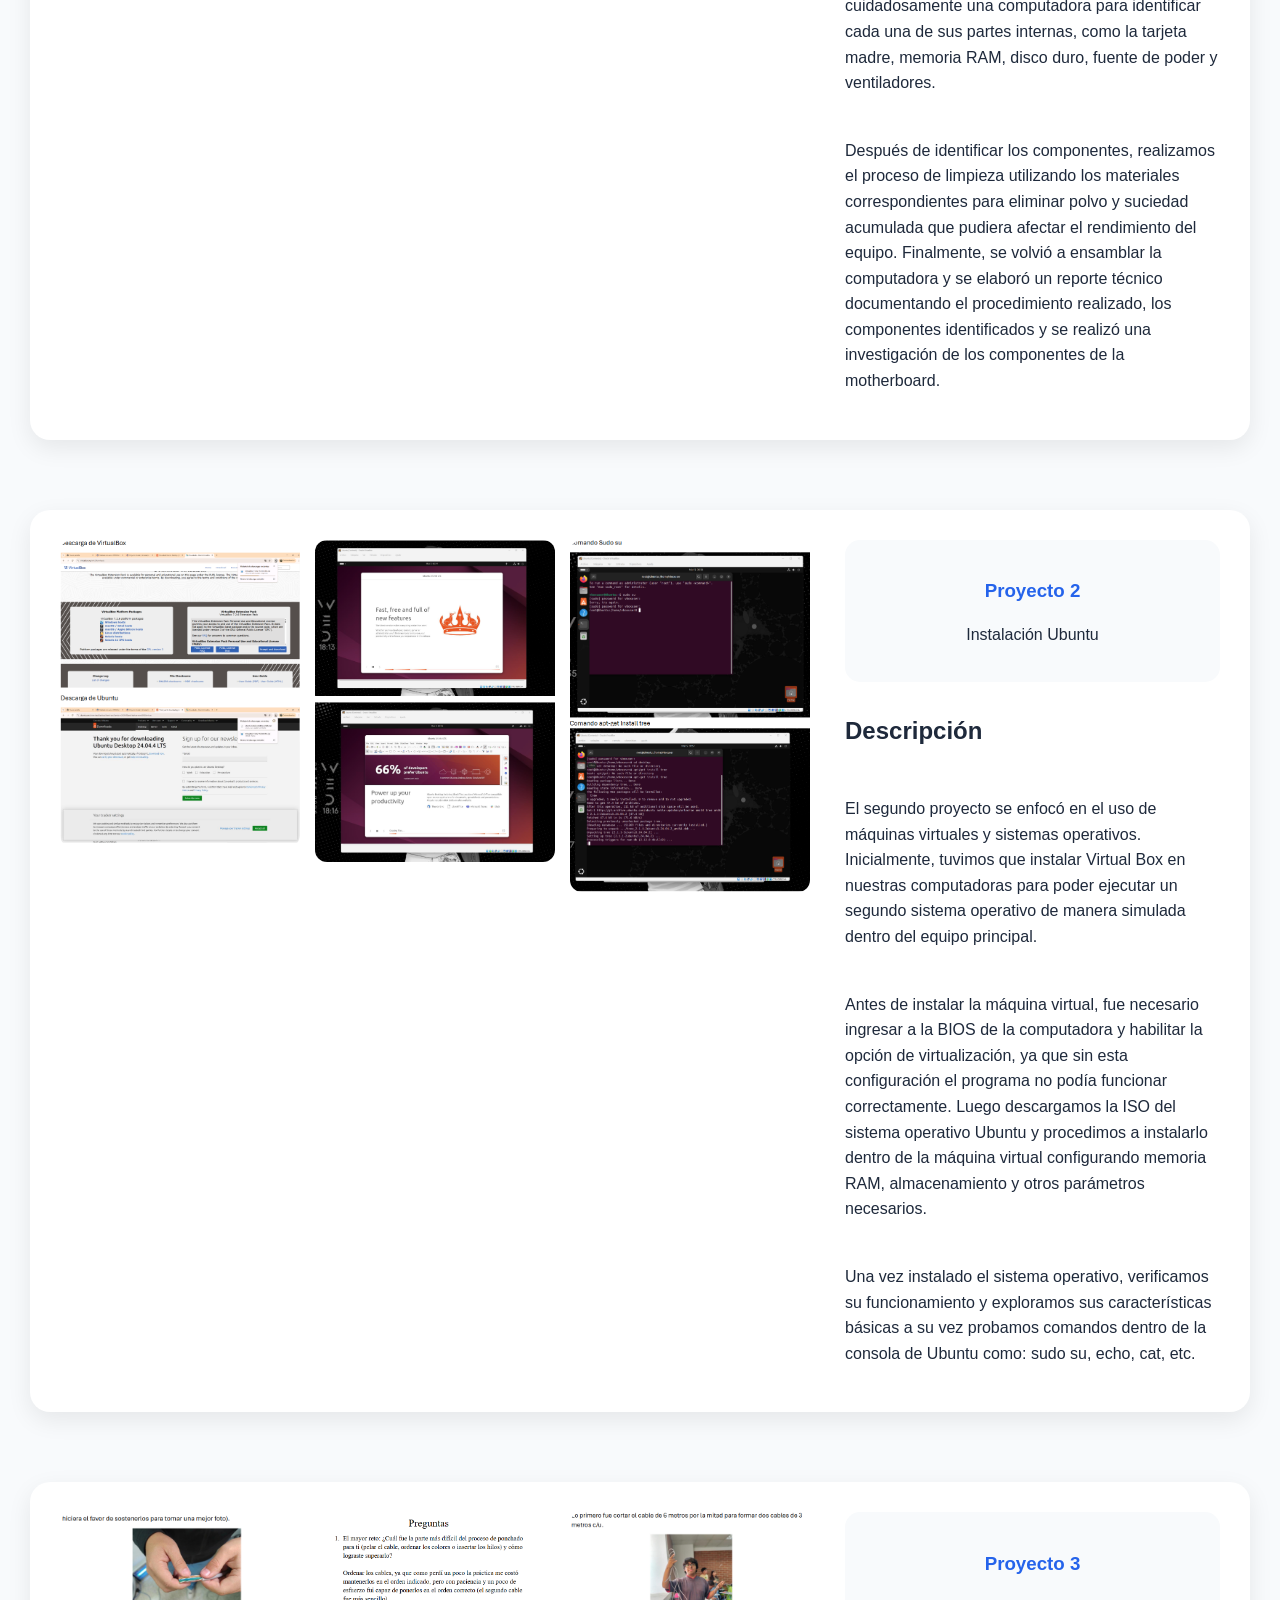
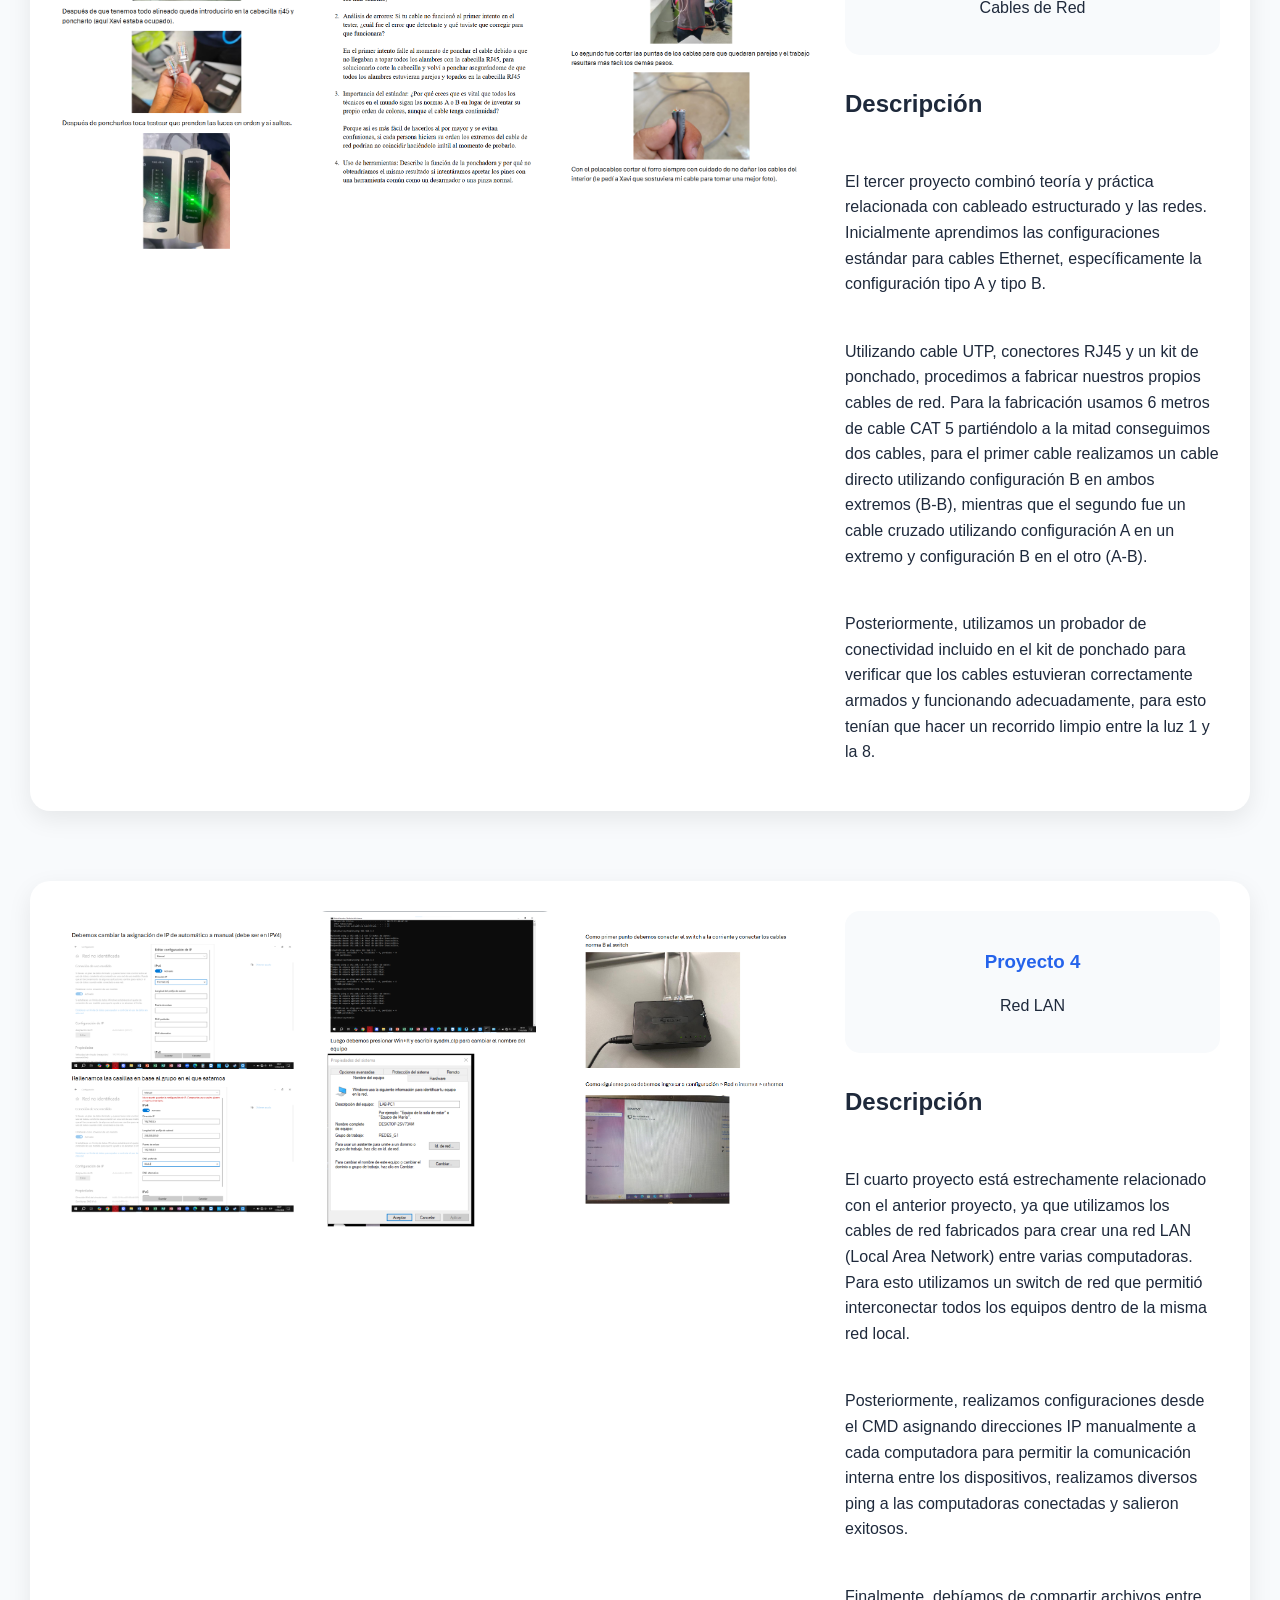
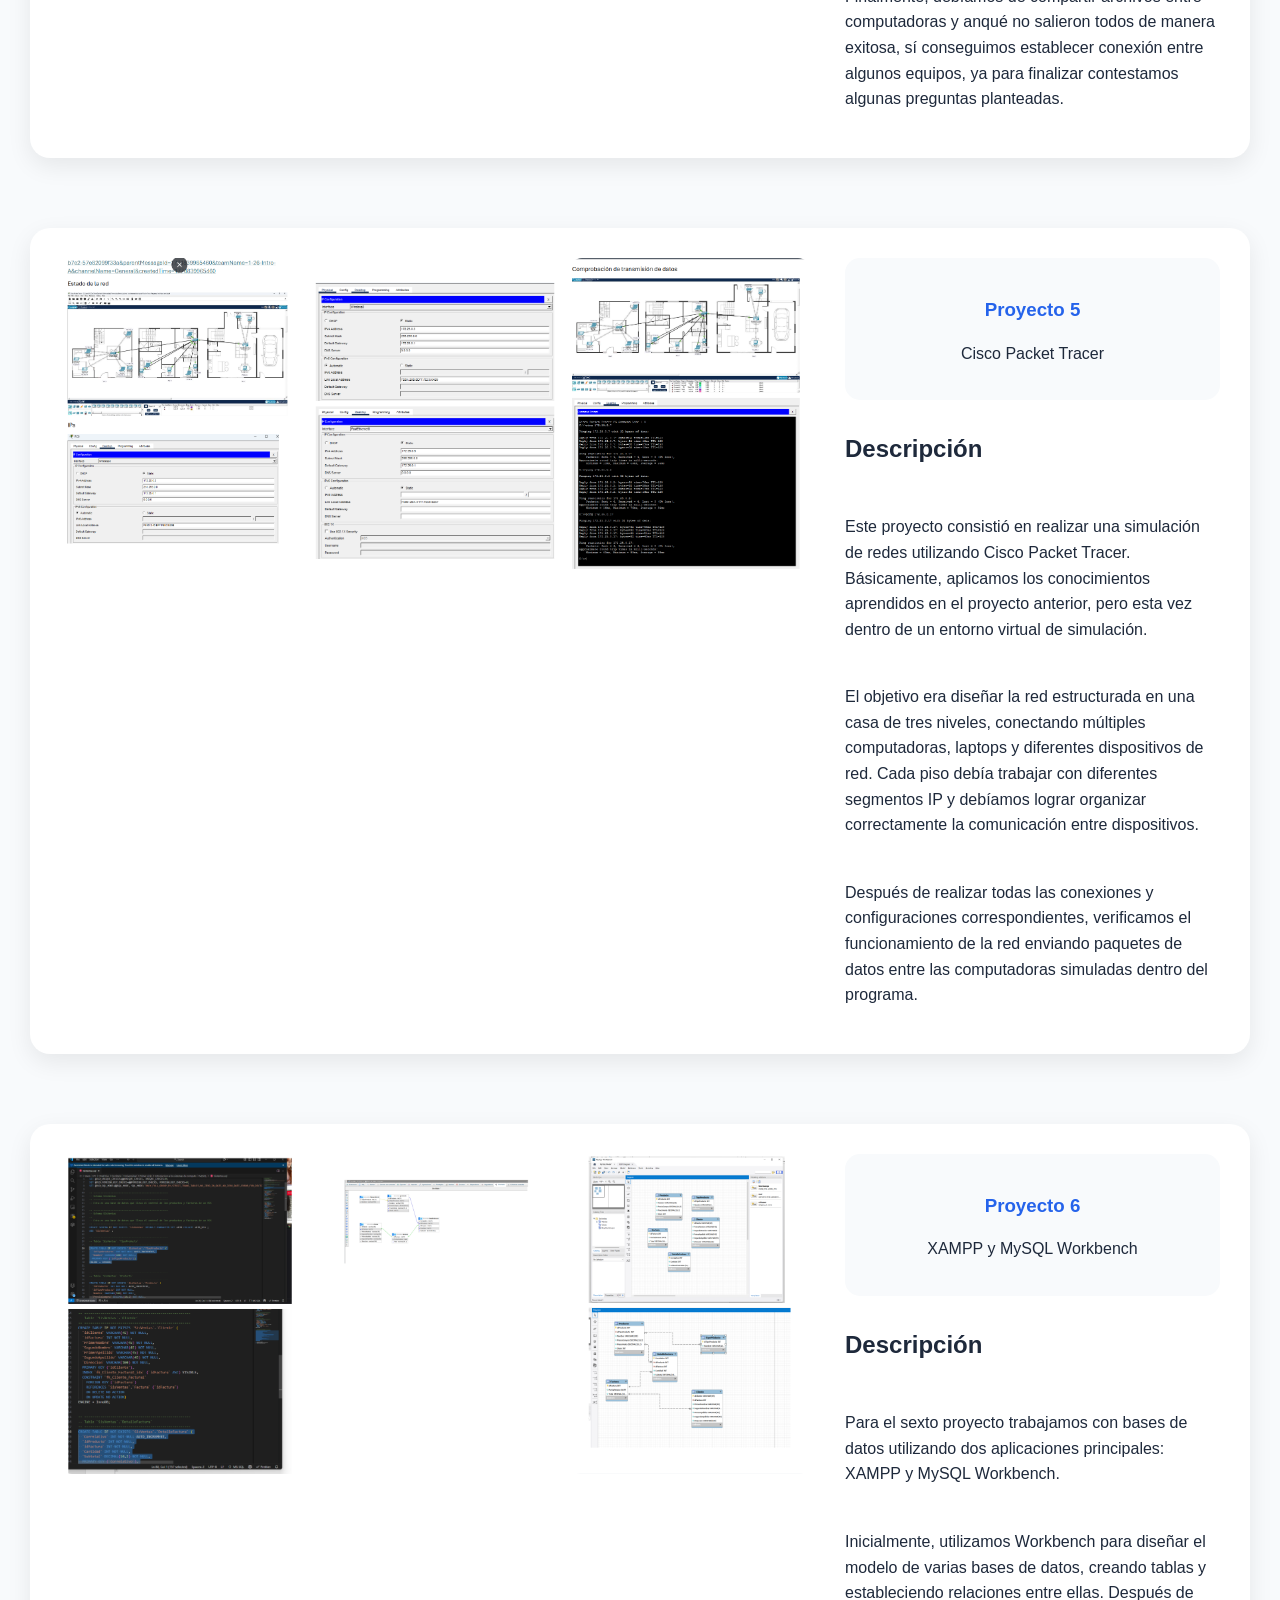
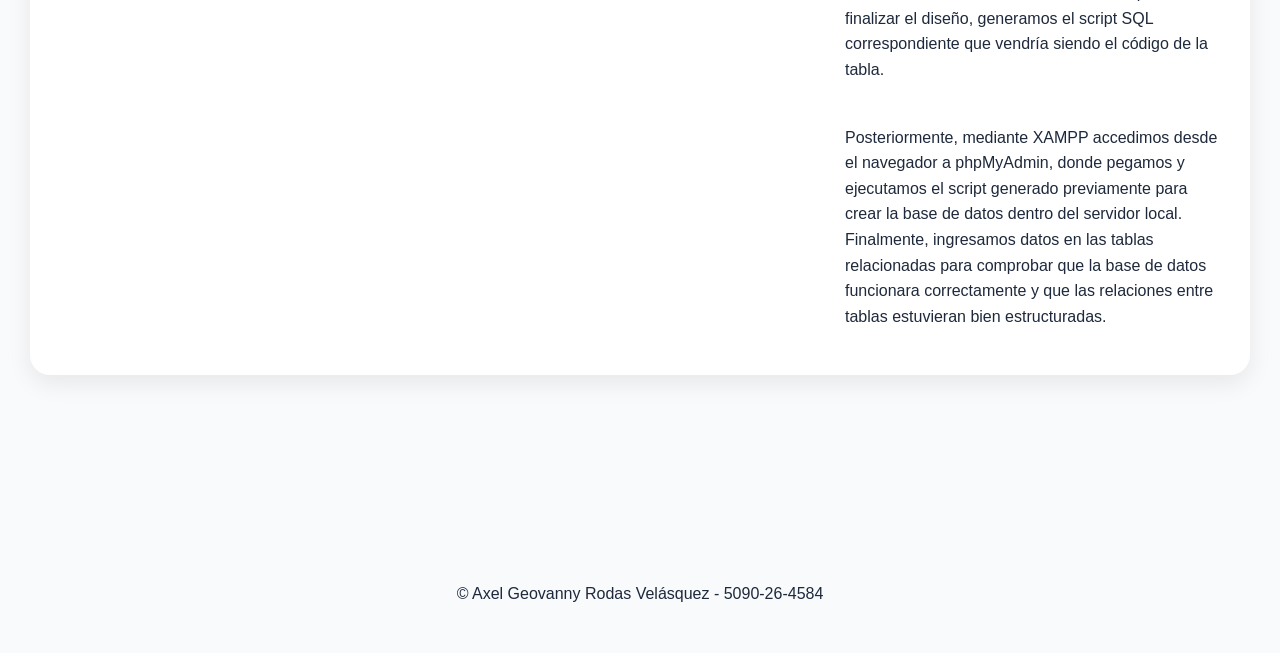
<file: introduccion-sistemas-computo.html>
<!DOCTYPE html>
<html lang="es">
<head>
    <meta charset="UTF-8">
    <meta name="viewport" content="width=device-width, initial-scale=1.0">
    <title>Introducción a los sistemas de cómputo</title>
    <link rel="shortcut icon" href="Imagenes/Logo.png" type="image/x-icon">
    <link rel="stylesheet" href="./CSS/normalize.css">
    <link rel="stylesheet" href="./CSS/Introstyle.css">
</head>
<body>

    <header class="top-header">
        <a href="index.html" class="back-btn-header">← Volver al portafolio</a>
    </header>

    <section class="banner">
        <img src="./Imagenes/Banner 4.jpg" alt="Proyecto">
    </section>

    <main class="project-page">

        <h1 class="main-title">Introducción a los Sistemas de Cómputo</h1>

        <!-- Proyecto 1 -->
        <article class="project-card">

            <section class="media-section">
                <div class="gallery">
                    <img src="./Imagenes/Introduccion 1.png">
                    <img src="./Imagenes/Introduccion 2.png">
                    <img src="./Imagenes/Introduccion 3.png">
                </div>

                <iframe
                    src="https://drive.google.com/file/d/1uRtqEI5W20pdRGsFcE7Ux5tx82GY-dz_/preview"
                    width="100%"
                    height="400"
                    allow="autoplay">
                </iframe>
            </section>

            <aside class="info-section">
                <p class="materia">Clase: Introducción a los sistemas de cómputo</p>

                <div class="stat-box">
                    <h3>Proyecto 1</h3>
                    <p>Mantenimiento preventivo</p>
                </div>

                <div class="stat-box">
                    <h3>6</h3>
                    <p>Proyectos en esta clase</p>
                </div>

                <h2>Descripción</h2>
                <p>Para el desarrollo del primer proyecto se organizaron equipos de trabajo con el objetivo de facilitar la colaboración entre compañeros, apoyarse mutuamente y reducir costos en materiales, en caso de que algún integrante no contara con los materiales o herramientas necesarias. El proyecto consistía en realizar mantenimiento preventivo a una computadora, aplicando los conocimientos básicos relacionados con hardware y limpieza de equipos.</p>
                <p>Entre los materiales utilizados se encontraban espuma limpiadora, limpia contactos, aire comprimido, un poco de wipe y otros elementos. Herramientas importantes para limpiar correctamente los componentes sin dañarlos. Posteriormente, procedimos a desarmar cuidadosamente una computadora para identificar cada una de sus partes internas, como la tarjeta madre, memoria RAM, disco duro, fuente de poder y ventiladores.</p>
                <p>Después de identificar los componentes, realizamos el proceso de limpieza utilizando los materiales correspondientes para eliminar polvo y suciedad acumulada que pudiera afectar el rendimiento del equipo. Finalmente, se volvió a ensamblar la computadora y se elaboró un reporte técnico documentando el procedimiento realizado, los componentes identificados y se realizó una investigación de los componentes de la motherboard.</p>
            </aside>

        </article>

        <!-- Proyecto 2 -->
        <article class="project-card">

            <section class="media-section">
                <div class="gallery">
                    <img src="./Imagenes/Introduccion 4.png">
                    <img src="./Imagenes/Introduccion 5.png">
                    <img src="./Imagenes/Introduccion 6.png">
                </div>

                <iframe
                    src="https://drive.google.com/file/d/1pEz4pxD8jrEHeR6MAkl9Zd-Mb-IxNfEn/preview"
                    width="100%"
                    height="400"
                    allow="autoplay">
                </iframe>
            </section>

            <aside class="info-section">
                <div class="stat-box">
                    <h3>Proyecto 2</h3>
                    <p>Instalación Ubuntu</p>
                </div>

                <h2>Descripción</h2>
                <p>El segundo proyecto se enfocó en el uso de máquinas virtuales y sistemas operativos. Inicialmente, tuvimos que instalar Virtual Box en nuestras computadoras para poder ejecutar un segundo sistema operativo de manera simulada dentro del equipo principal.</p>
                <p>Antes de instalar la máquina virtual, fue necesario ingresar a la BIOS de la computadora y habilitar la opción de virtualización, ya que sin esta configuración el programa no podía funcionar correctamente. Luego descargamos la ISO del sistema operativo Ubuntu y procedimos a instalarlo dentro de la máquina virtual configurando memoria RAM, almacenamiento y otros parámetros necesarios.</p>
                <p>Una vez instalado el sistema operativo, verificamos su funcionamiento y exploramos sus características básicas a su vez probamos comandos dentro de la consola de Ubuntu como: sudo su, echo, cat, etc.</p>
            </aside>

        </article>

        <!-- Proyecto 3 -->
        <article class="project-card">

            <section class="media-section">
                <div class="gallery">
                    <img src="./Imagenes/Introduccion 7.png">
                    <img src="./Imagenes/Introduccion 8.png">
                    <img src="./Imagenes/Introduccion 9.png">
                </div>

                <iframe
                    src="https://drive.google.com/file/d/1ffiUljzM8u1p96VjGuyN3tJkkAz0Y5-4/preview"
                    width="100%"
                    height="400"
                    allow="autoplay">
                </iframe>
            </section>

            <aside class="info-section">
                <div class="stat-box">
                    <h3>Proyecto 3</h3>
                    <p>Cables de Red</p>
                </div>

                <h2>Descripción</h2>
                <p>El tercer proyecto combinó teoría y práctica relacionada con cableado estructurado y las redes. Inicialmente aprendimos las configuraciones estándar para cables Ethernet, específicamente la configuración tipo A y tipo B.</p>
                <p>Utilizando cable UTP, conectores RJ45 y un kit de ponchado, procedimos a fabricar nuestros propios cables de red. Para la fabricación usamos 6 metros de cable CAT 5 partiéndolo a la mitad conseguimos dos cables, para el primer cable realizamos un cable directo utilizando configuración B en ambos extremos (B-B), mientras que el segundo fue un cable cruzado utilizando configuración A en un extremo y configuración B en el otro (A-B).</p>
                <p>Posteriormente, utilizamos un probador de conectividad incluido en el kit de ponchado para verificar que los cables estuvieran correctamente armados y funcionando adecuadamente, para esto tenían que hacer un recorrido limpio entre la luz 1 y la 8.</p>
            </aside>

        </article>

        <!-- Proyecto 4 -->
        <article class="project-card">

            <section class="media-section">
                <div class="gallery">
                    <img src="./Imagenes/Introduccion 10.png">
                    <img src="./Imagenes/Introduccion 11.png">
                    <img src="./Imagenes/Introduccion 12.png">
                </div>

                <iframe
                    src="https://drive.google.com/file/d/1WBmVvdF6sb2QkDCoP-Rk4cLQdgJODoBR/preview"
                    width="100%"
                    height="400"
                    allow="autoplay">
                </iframe>
            </section>

            <aside class="info-section">
                <div class="stat-box">
                    <h3>Proyecto 4</h3>
                    <p>Red LAN</p>
                </div>

                <h2>Descripción</h2>
                <p>El cuarto proyecto está estrechamente relacionado con el anterior proyecto, ya que utilizamos los cables de red fabricados para crear una red LAN (Local Area Network) entre varias computadoras. Para esto utilizamos un switch de red que permitió interconectar todos los equipos dentro de la misma red local.</p>
                <p>Posteriormente, realizamos configuraciones desde el CMD asignando direcciones IP manualmente a cada computadora para permitir la comunicación interna entre los dispositivos, realizamos diversos ping a las computadoras conectadas y salieron exitosos.</p>
                <p>Finalmente, debíamos de compartir archivos entre computadoras y anqué no salieron todos de manera exitosa, sí conseguimos establecer conexión entre algunos equipos, ya para finalizar contestamos algunas preguntas planteadas.</p>
            </aside>

        </article>

        <!-- Proyecto 5 -->
        <article class="project-card">

            <section class="media-section">
                <div class="gallery">
                    <img src="./Imagenes/Introduccion 13.png">
                    <img src="./Imagenes/Introduccion 14.png">
                    <img src="./Imagenes/Introduccion 15.png">
                </div>

                <iframe
                    src="https://drive.google.com/file/d/1jB3BltvuS6KCauX7naKblPoy7_L08Sjo/preview"
                    width="100%"
                    height="400"
                    allow="autoplay">
                </iframe>
            </section>

            <aside class="info-section">
                <div class="stat-box">
                    <h3>Proyecto 5</h3>
                    <p>Cisco Packet Tracer</p>
                </div>

                <h2>Descripción</h2>
                <p>Este proyecto consistió en realizar una simulación de redes utilizando Cisco Packet Tracer. Básicamente, aplicamos los conocimientos aprendidos en el proyecto anterior, pero esta vez dentro de un entorno virtual de simulación.</p>
                <p>El objetivo era diseñar la red estructurada en una casa de tres niveles, conectando múltiples computadoras, laptops y diferentes dispositivos de red. Cada piso debía trabajar con diferentes segmentos IP y debíamos lograr organizar correctamente la comunicación entre dispositivos.</p>
                <p>Después de realizar todas las conexiones y configuraciones correspondientes, verificamos el funcionamiento de la red enviando paquetes de datos entre las computadoras simuladas dentro del programa.</p>
            </aside>

        </article>

        <!-- Proyecto 6 -->
        <article class="project-card">

            <section class="media-section">
                <div class="gallery">
                    <img src="./Imagenes/Introduccion 16.png">
                    <img src="./Imagenes/Introduccion 17.png">
                    <img src="./Imagenes/Introduccion 18.png">
                </div>

                <iframe
                    src="https://drive.google.com/file/d/19xG8axH0sN0hhe0d8QiFguqy9xhQxLdK/preview"
                    width="100%"
                    height="400"
                    allow="autoplay">
                </iframe>
            </section>

            <aside class="info-section">
                <div class="stat-box">
                    <h3>Proyecto 6</h3>
                    <p>XAMPP y MySQL Workbench</p>
                </div>

                <h2>Descripción</h2>
                <p>Para el sexto proyecto trabajamos con bases de datos utilizando dos aplicaciones principales: XAMPP y MySQL Workbench.</p>
                <p>Inicialmente, utilizamos Workbench para diseñar el modelo de varias bases de datos, creando tablas y estableciendo relaciones entre ellas. Después de finalizar el diseño, generamos el script SQL correspondiente que vendría siendo el código de la tabla.</p>
                <p>Posteriormente, mediante XAMPP accedimos desde el navegador a phpMyAdmin, donde pegamos y ejecutamos el script generado previamente para crear la base de datos dentro del servidor local. Finalmente, ingresamos datos en las tablas relacionadas para comprobar que la base de datos funcionara correctamente y que las relaciones entre tablas estuvieran bien estructuradas.</p>
            </aside>

        </article>

    </main>

    <footer>
        <p>&copy; Axel Geovanny Rodas Velásquez - 5090-26-4584</p>
    </footer>

</body>
</html>
</file>
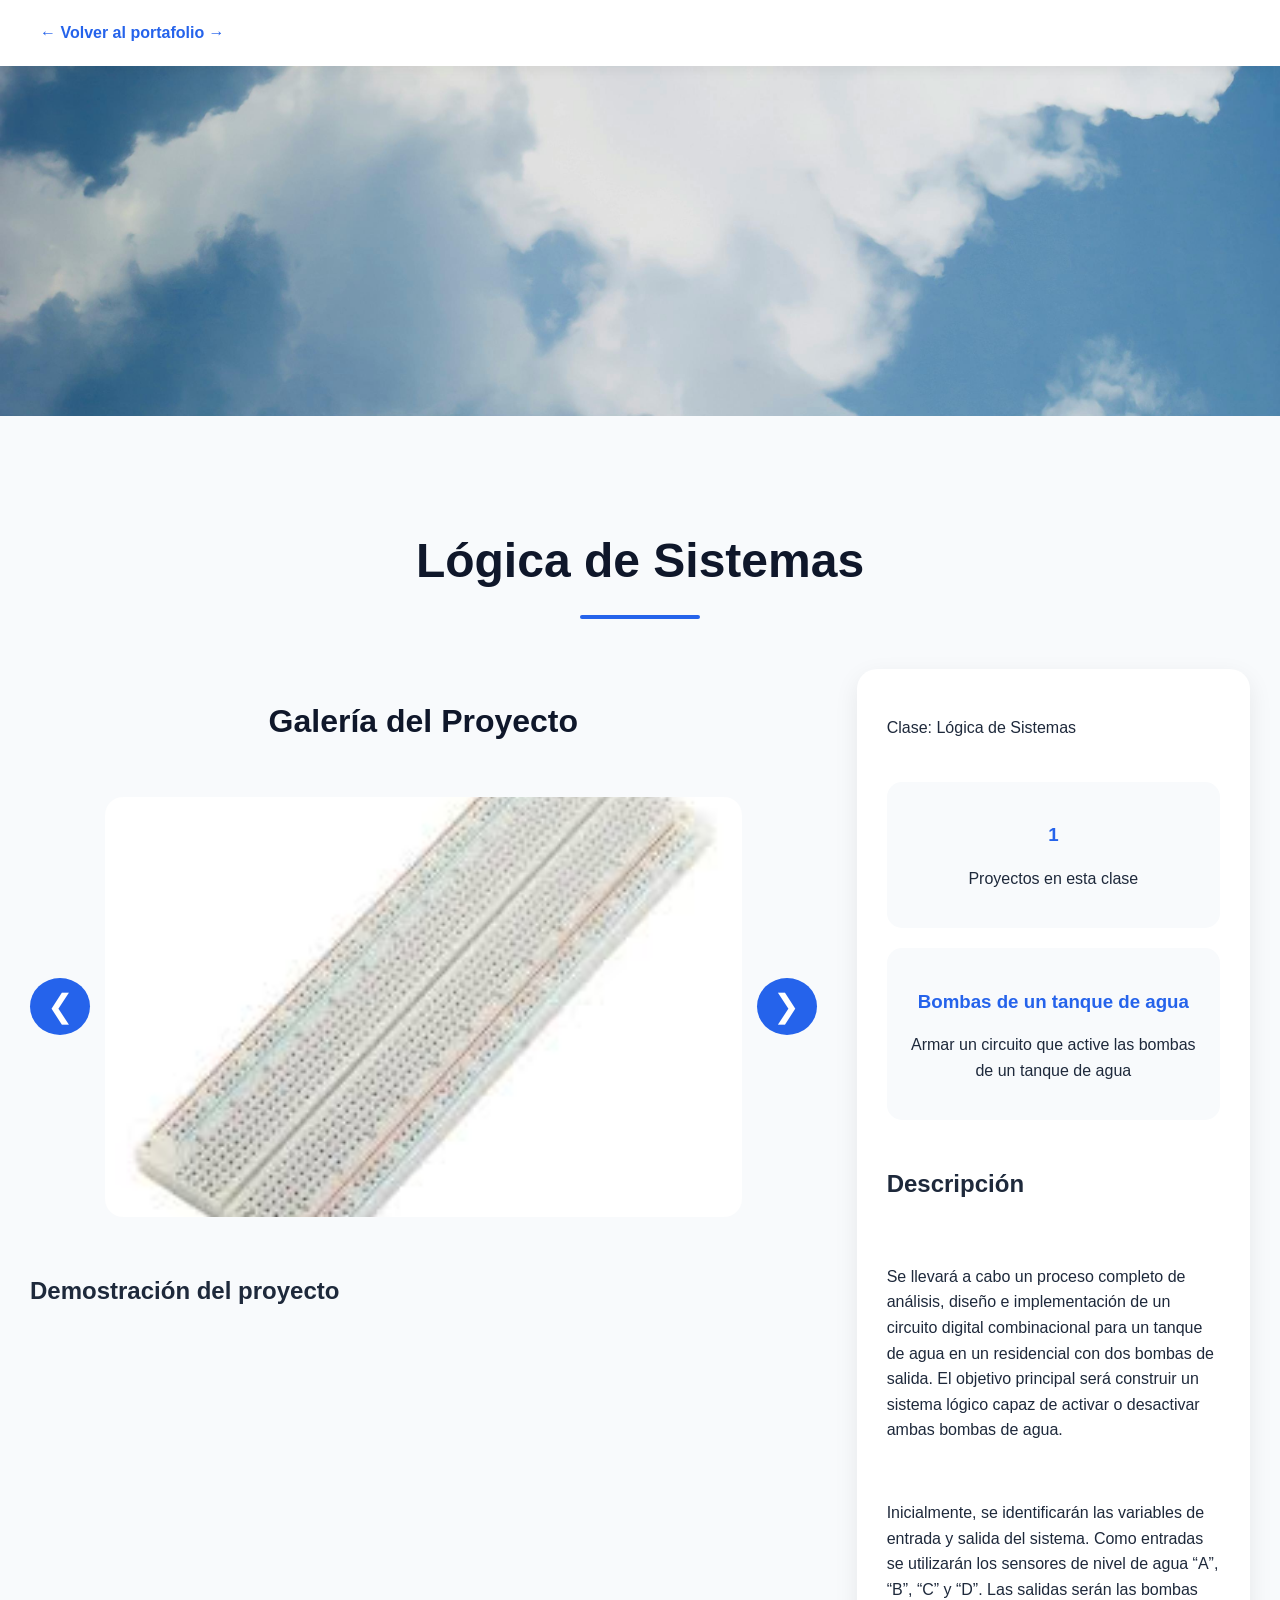
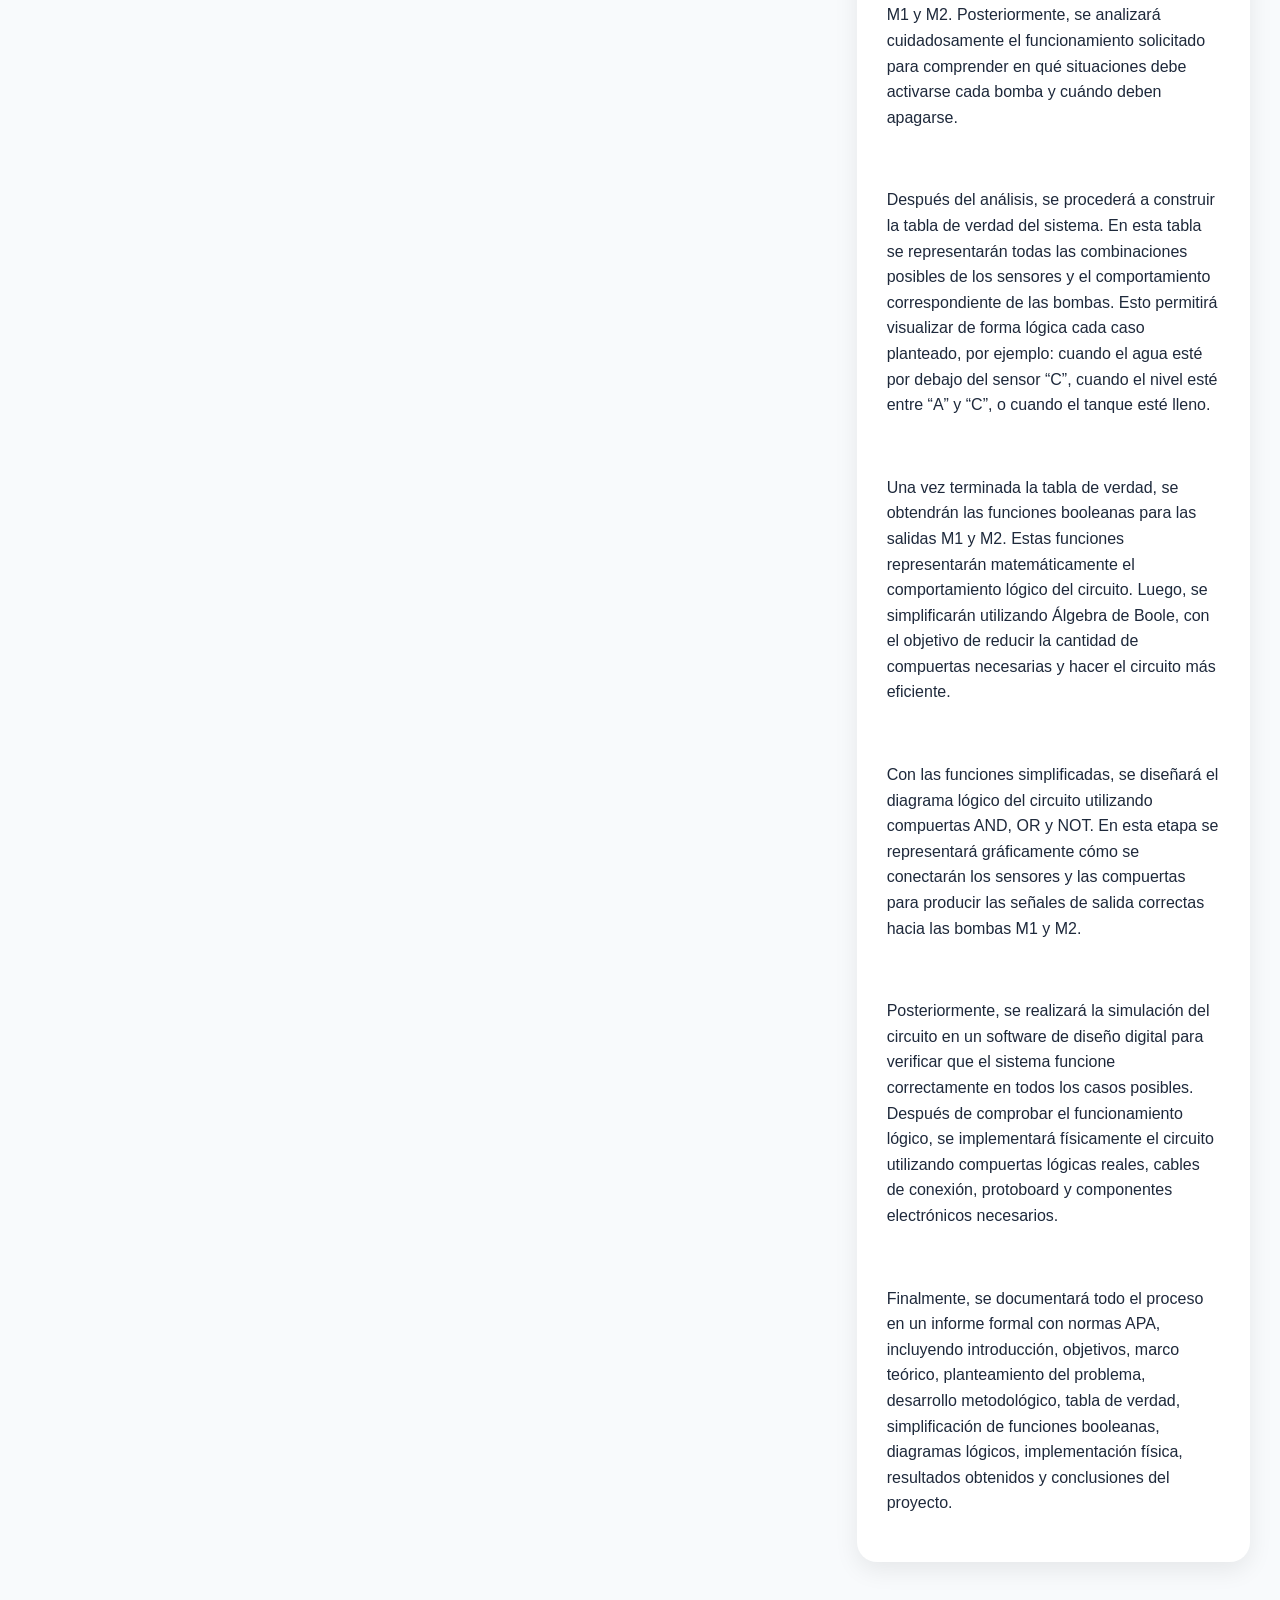
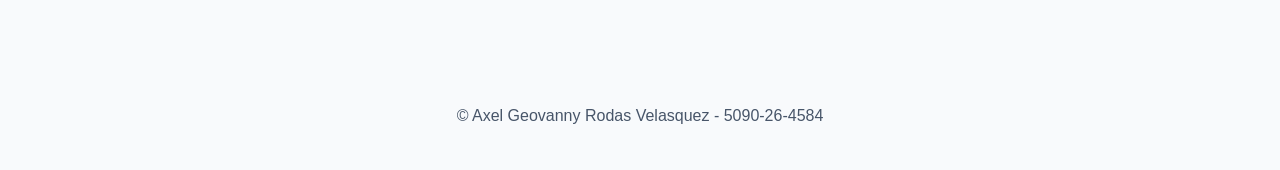
<file: logica-sistemas.html>
<!DOCTYPE html>
<html lang="es">
<head>
    <meta charset="UTF-8">
    <meta name="viewport" content="width=device-width, initial-scale=1.0">
    <title>Proyecto - Lógica de Sistemas</title>
    <link rel="shortcut icon" href="Imagenes/Logo.png" type="image/x-icon">
    <link rel="stylesheet" href="./CSS/normalize.css">
    <link rel="stylesheet" href="./CSS/substyle.css">
</head>
<body>

    <header class="top-header">
        <a href="index.html" class="back-btn-header"> ← Volver al portafolio → </a>
    </header>

    <section class="banner">
        <img src="./Imagenes/Banner 6.jpg" alt="Proyecto">
    </section>

    <main class="project-page">

        <h1 class="main-title">Lógica de Sistemas</h1>

        <div class="content-grid">

            <!-- Izquierda -->
            <section class="media-section">

                <section class="carousel-section">

                    <h2 class="section-title">Galería del Proyecto</h2>

                    <div class="carousel">
                        <button class="prev">&#10094;</button>

                        <div class="carousel-container">
                            <img src="./Imagenes/Logica 1.jpg" class="slide active" alt="Proyecto 1">
                            <img src="./Imagenes/Logica 2.png" class="slide" alt="Proyecto 2">
                            <img src="./Imagenes/Logica 3.png" class="slide" alt="Proyecto 3">
                        </div>

                        <button class="next">&#10095;</button>
                     </div>
                </section>

                <section class="video-section">
                    <h2>Demostración del proyecto</h2>

                    <iframe
                        src="https://drive.google.com/file/d/12H_gMmjJxT_LfLDYsitKUBnMKYOfTb1U/preview"                        width="100%"
                        height="500"
                        allow="autoplay">
                    </iframe>
                </section>

            </section>

            <!-- Derecha -->
            <aside class="info-section">

                <p class="materia">Clase: Lógica de Sistemas</p>

                <div class="stats">
                    <div class="stat-box">
                        <h3>1</h3>
                        <p>Proyectos en esta clase</p>
                    </div>

                    <div class="stat-box">
                        <h3>Bombas de un tanque de agua</h3>
                        <p>Armar un circuito que active las bombas de un tanque de agua</p>
                    </div>
                </div>

                <h2>Descripción</h2>

                <p>Se llevará a cabo un proceso completo de análisis, diseño e implementación de un circuito digital combinacional para un tanque de agua en un residencial con dos bombas de salida. El objetivo principal será construir un sistema lógico capaz de activar o desactivar ambas bombas de agua.</p>

                <p>Inicialmente, se identificarán las variables de entrada y salida del sistema. Como entradas se utilizarán los sensores de nivel de agua “A”, “B”, “C” y “D”. Las salidas serán las bombas M1 y M2. Posteriormente, se analizará cuidadosamente el funcionamiento solicitado para comprender en qué situaciones debe activarse cada bomba y cuándo deben apagarse.</p>

                <p>Después del análisis, se procederá a construir la tabla de verdad del sistema. En esta tabla se representarán todas las combinaciones posibles de los sensores y el comportamiento correspondiente de las bombas. Esto permitirá visualizar de forma lógica cada caso planteado, por ejemplo: cuando el agua esté por debajo del sensor “C”, cuando el nivel esté entre “A” y “C”, o cuando el tanque esté lleno.</p>

                <p>Una vez terminada la tabla de verdad, se obtendrán las funciones booleanas para las salidas M1 y M2. Estas funciones representarán matemáticamente el comportamiento lógico del circuito. Luego, se simplificarán utilizando Álgebra de Boole, con el objetivo de reducir la cantidad de compuertas necesarias y hacer el circuito más eficiente.</p>

                <p>Con las funciones simplificadas, se diseñará el diagrama lógico del circuito utilizando compuertas AND, OR y NOT. En esta etapa se representará gráficamente cómo se conectarán los sensores y las compuertas para producir las señales de salida correctas hacia las bombas M1 y M2.</p>
                
                <p>Posteriormente, se realizará la simulación del circuito en un software de diseño digital para verificar que el sistema funcione correctamente en todos los casos posibles. Después de comprobar el funcionamiento lógico, se implementará físicamente el circuito utilizando compuertas lógicas reales, cables de conexión, protoboard y componentes electrónicos necesarios.</p>
                
                <p>Finalmente, se documentará todo el proceso en un informe formal con normas APA, incluyendo introducción, objetivos, marco teórico, planteamiento del problema, desarrollo metodológico, tabla de verdad, simplificación de funciones booleanas, diagramas lógicos, implementación física, resultados obtenidos y conclusiones del proyecto.</p>

            </aside>

        </div>

    </main>

    <script src="./JavaScript/subscript.js"></script>

    <footer>
        <p>&copy; Axel Geovanny Rodas Velasquez - 5090-26-4584</p>
    </footer>

</body>
</html>
</file>
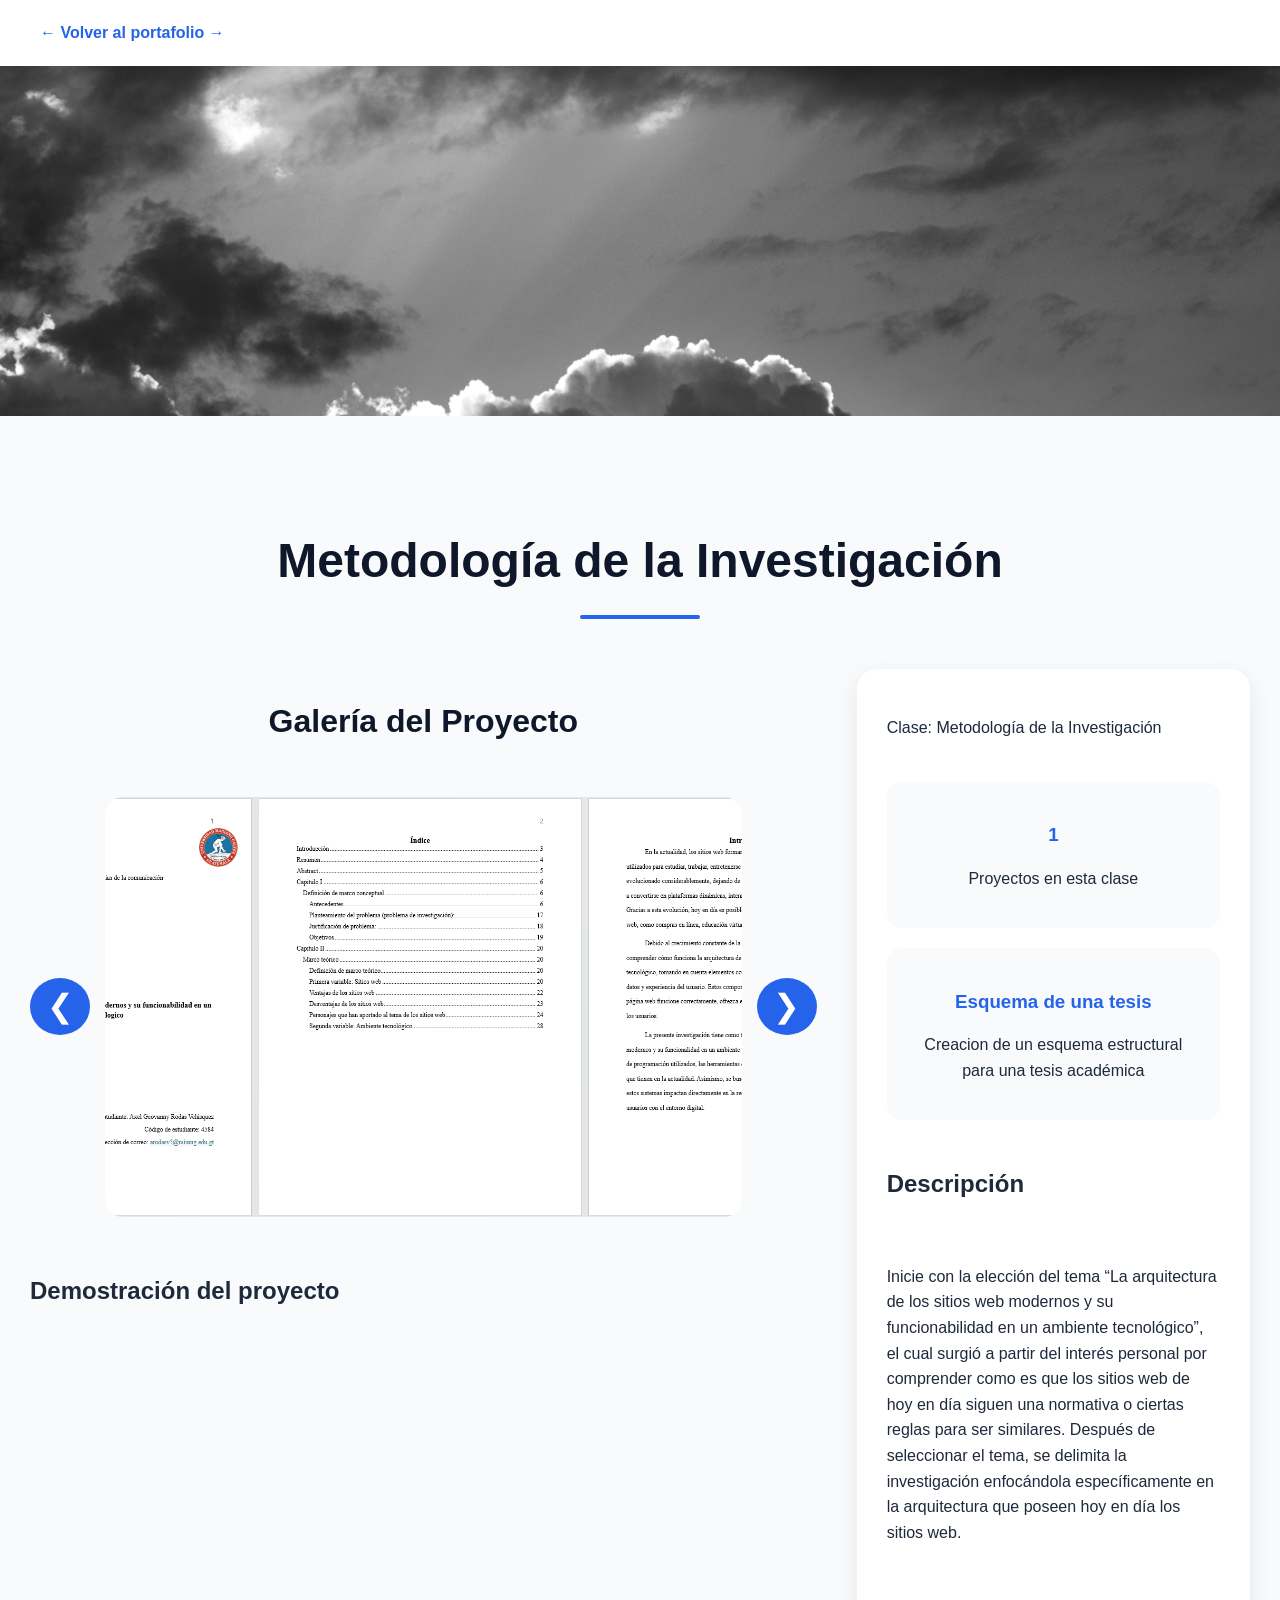
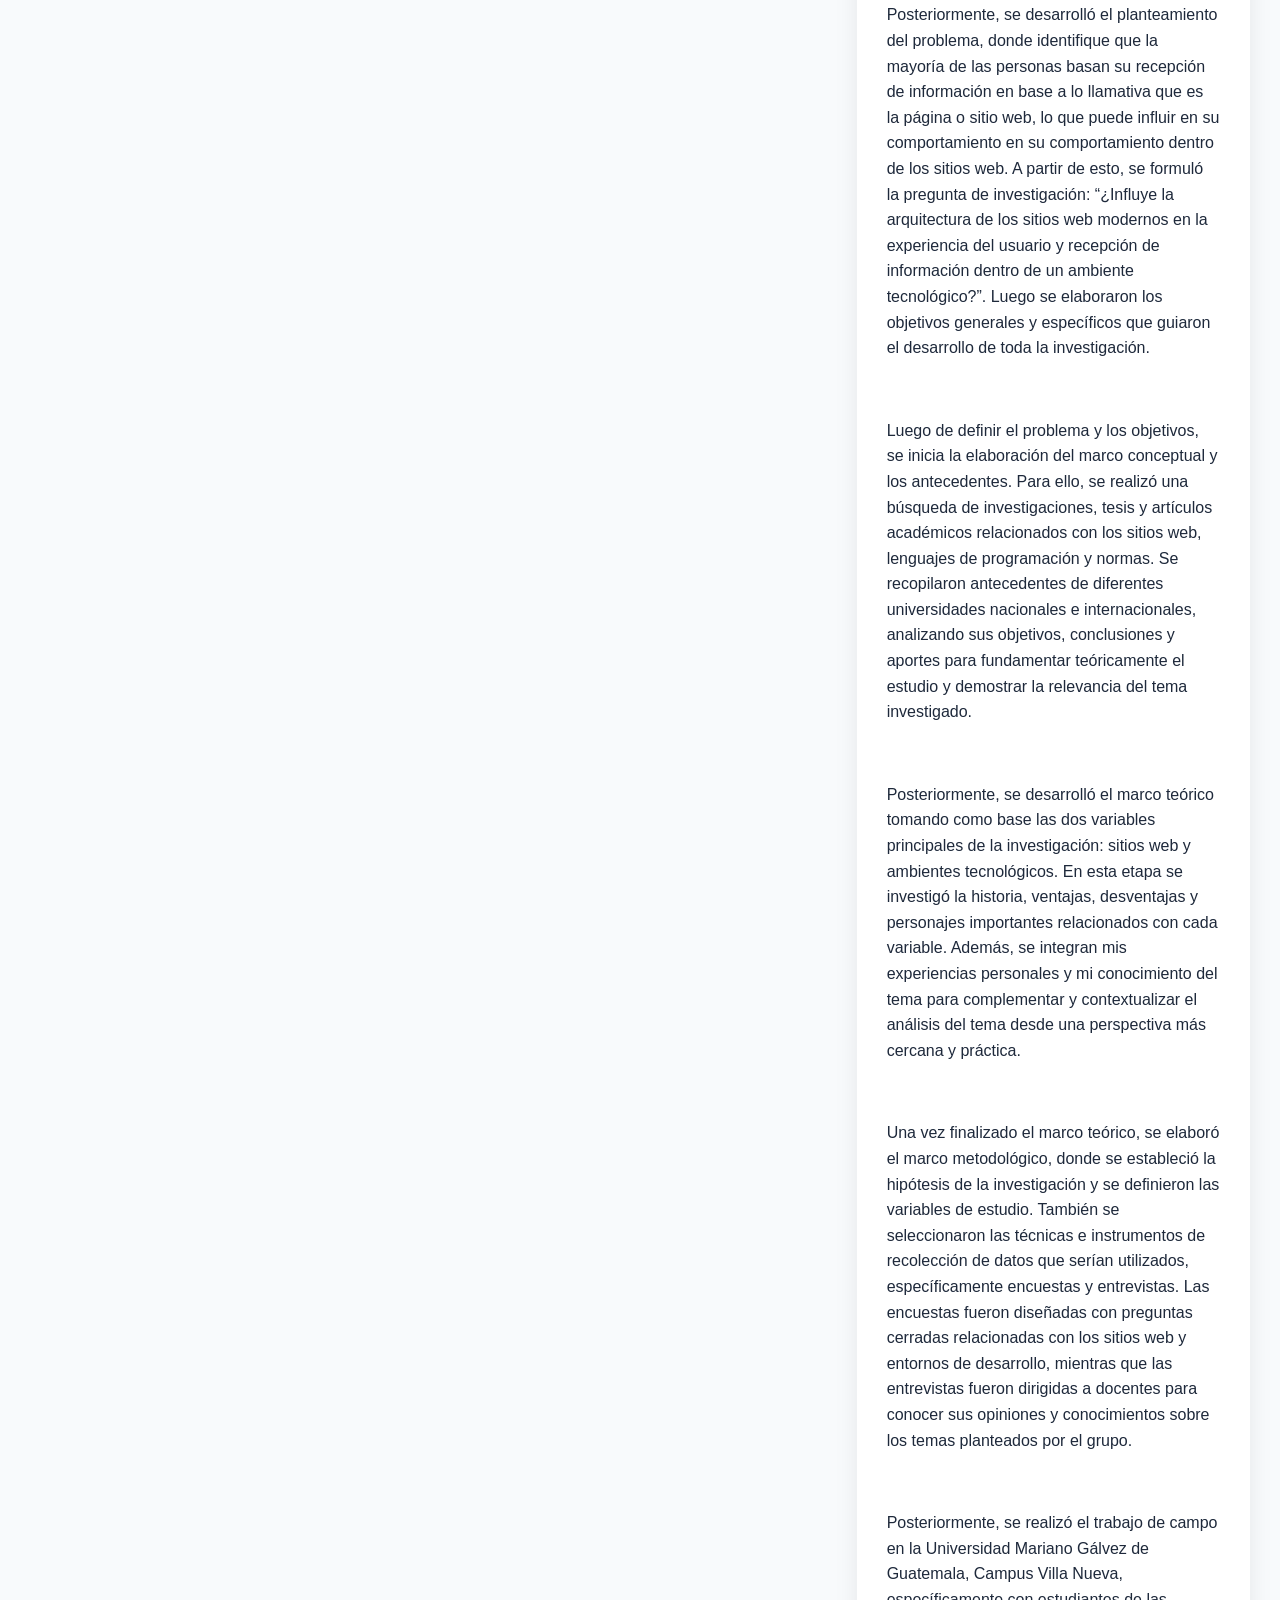
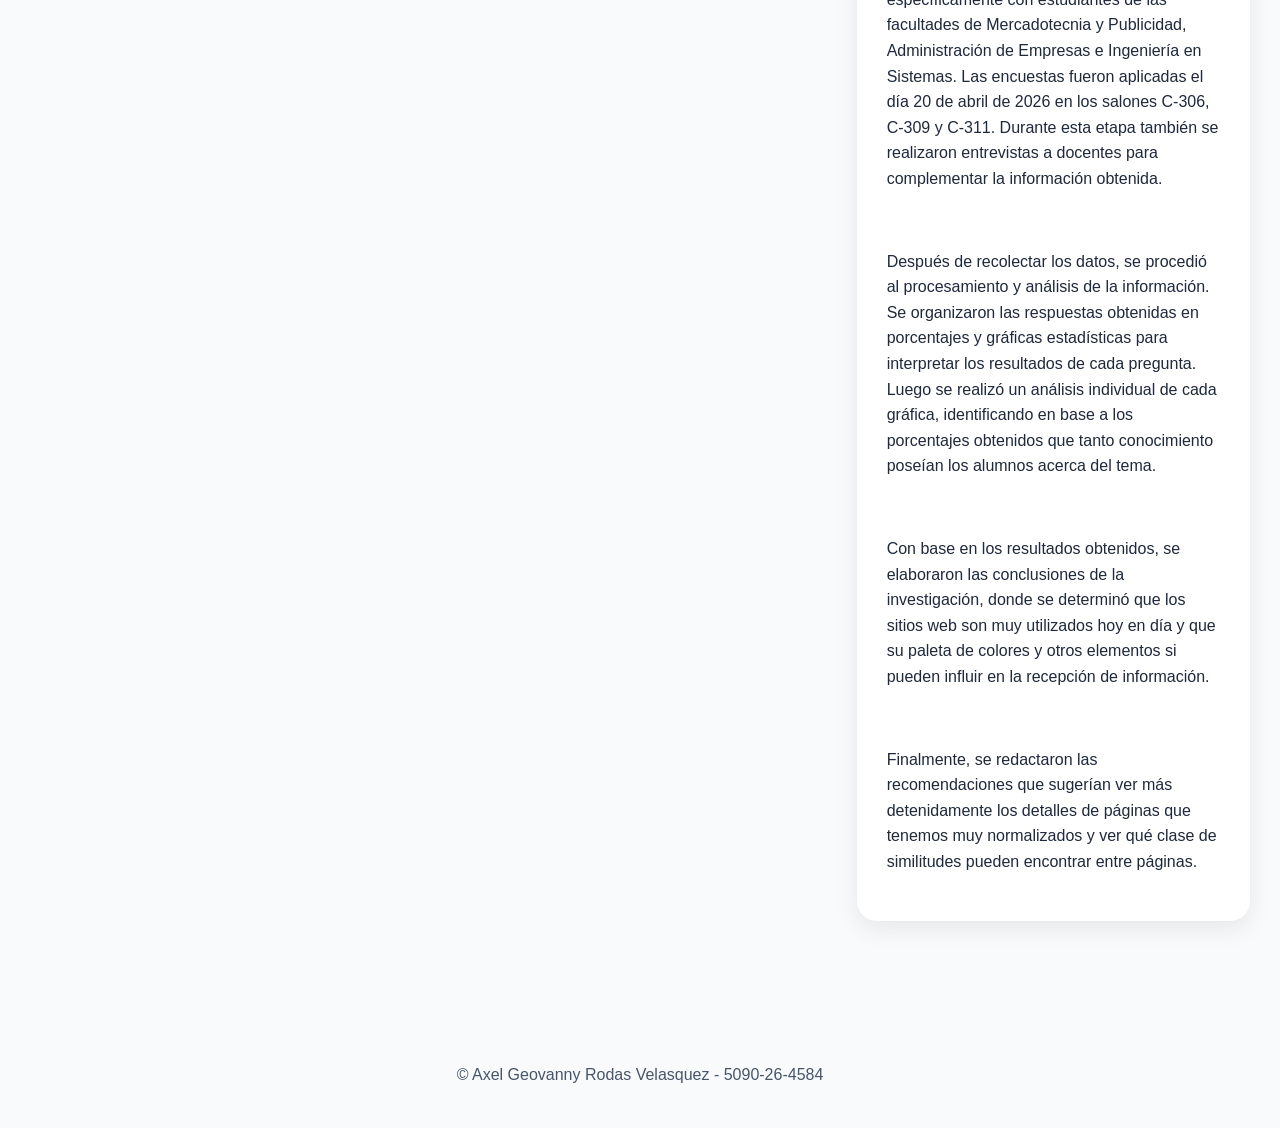
<file: metodologia-investigacion.html>
<!DOCTYPE html>
<html lang="es">
<head>
    <meta charset="UTF-8">
    <meta name="viewport" content="width=device-width, initial-scale=1.0">
    <title>Proyecto - Metodología de la Investigación</title>
    <link rel="shortcut icon" href="Imagenes/Logo.png" type="image/x-icon">
    <link rel="stylesheet" href="./CSS/normalize.css">
    <link rel="stylesheet" href="./CSS/substyle.css">
</head>
<body>

    <header class="top-header">
        <a href="index.html" class="back-btn-header"> ← Volver al portafolio → </a>
    </header>

    <section class="banner">
        <img src="./Imagenes/Banner 2.jpg" alt="Proyecto">
    </section>

     <main class="project-page">

        <h1 class="main-title">Metodología de la Investigación</h1>

        <div class="content-grid">

            <!-- Izquierda -->
            <section class="media-section">

                <section class="carousel-section">

                    <h2 class="section-title">Galería del Proyecto</h2>

                    <div class="carousel">
                        <button class="prev">&#10094;</button>

                        <div class="carousel-container">
                            <img src="./Imagenes/Metodologia 1.png " class="slide active" alt="Proyecto 1">
                            <img src="./Imagenes/Metodologia 2.png" class="slide" alt="Proyecto 2">
                            <img src="./Imagenes/Metodologia 3.png" class="slide" alt="Proyecto 3">
                        </div>

                        <button class="next">&#10095;</button>
                     </div>
                </section>

                <section class="video-section">
                    <h2>Demostración del proyecto</h2>

                    <iframe
                        src="https://drive.google.com/file/d/1mLY0gk_7nkZdQoylxFK5o-YehlUWoCV6/preview"
                        width="100%"
                        height="500"
                        allow="autoplay">
                    </iframe>
                </section>

            </section>

            <!-- Derecha -->
            <aside class="info-section">

                <p class="materia">Clase: Metodología de la Investigación</p>

                <div class="stats">
                    <div class="stat-box">
                        <h3>1</h3>
                        <p>Proyectos en esta clase</p>
                    </div>

                    <div class="stat-box">
                        <h3>Esquema de una tesis</h3>
                        <p>Creacion de un esquema estructural para una tesis académica</p>
                    </div>
                </div>

                <h2>Descripción</h2>

                <p>Inicie con la elección del tema “La arquitectura de los sitios web modernos y su funcionabilidad en un ambiente tecnológico”, el cual surgió a partir del interés personal por comprender como es que los sitios web de hoy en día siguen una normativa o ciertas reglas para ser similares. Después de seleccionar el tema, se delimita la investigación enfocándola específicamente en la arquitectura que poseen hoy en día los sitios web.</p>

                <p>Posteriormente, se desarrolló el planteamiento del problema, donde identifique que la mayoría de las personas basan su recepción de información en base a lo llamativa que es la página o sitio web, lo que puede influir en su comportamiento en su comportamiento dentro de los sitios web. A partir de esto, se formuló la pregunta de investigación: “¿Influye la arquitectura de los sitios web modernos en la experiencia del usuario y recepción de información dentro de un ambiente tecnológico?”. Luego se elaboraron los objetivos generales y específicos que guiaron el desarrollo de toda la investigación.</p>

                <p>Luego de definir el problema y los objetivos, se inicia la elaboración del marco conceptual y los antecedentes. Para ello, se realizó una búsqueda de investigaciones, tesis y artículos académicos relacionados con los sitios web, lenguajes de programación y normas. Se recopilaron antecedentes de diferentes universidades nacionales e internacionales, analizando sus objetivos, conclusiones y aportes para fundamentar teóricamente el estudio y demostrar la relevancia del tema investigado.</p>

                <p>Posteriormente, se desarrolló el marco teórico tomando como base las dos variables principales de la investigación: sitios web y ambientes tecnológicos. En esta etapa se investigó la historia, ventajas, desventajas y personajes importantes relacionados con cada variable. Además, se integran mis experiencias personales y mi conocimiento del tema para complementar y contextualizar el análisis del tema desde una perspectiva más cercana y práctica.</p>

                <p>Una vez finalizado el marco teórico, se elaboró el marco metodológico, donde se estableció la hipótesis de la investigación y se definieron las variables de estudio. También se seleccionaron las técnicas e instrumentos de recolección de datos que serían utilizados, específicamente encuestas y entrevistas. Las encuestas fueron diseñadas con preguntas cerradas relacionadas con los sitios web y entornos de desarrollo, mientras que las entrevistas fueron dirigidas a docentes para conocer sus opiniones y conocimientos sobre los temas planteados por el grupo.</p>
            
                <p>Posteriormente, se realizó el trabajo de campo en la Universidad Mariano Gálvez de Guatemala, Campus Villa Nueva, específicamente con estudiantes de las facultades de Mercadotecnia y Publicidad, Administración de Empresas e Ingeniería en Sistemas. Las encuestas fueron aplicadas el día 20 de abril de 2026 en los salones C-306, C-309 y C-311. Durante esta etapa también se realizaron entrevistas a docentes para complementar la información obtenida.</p>

                <p>Después de recolectar los datos, se procedió al procesamiento y análisis de la información. Se organizaron las respuestas obtenidas en porcentajes y gráficas estadísticas para interpretar los resultados de cada pregunta. Luego se realizó un análisis individual de cada gráfica, identificando en base a los porcentajes obtenidos que tanto conocimiento poseían los alumnos acerca del tema.</p>

                <p>Con base en los resultados obtenidos, se elaboraron las conclusiones de la investigación, donde se determinó que los sitios web son muy utilizados hoy en día y que su paleta de colores y otros elementos si pueden influir en la recepción de información.</p>

                <p>Finalmente, se redactaron las recomendaciones que sugerían ver más detenidamente los detalles de páginas que tenemos muy normalizados y ver qué clase de similitudes pueden encontrar entre páginas.</p>
            </aside>

        </div>

    </main>

    <script src="./JavaScript/subscript.js"></script>

    <footer>
        <p>&copy; Axel Geovanny Rodas Velasquez - 5090-26-4584</p>
    </footer>

</body>
</html>
</file>
<file: CSS/style.css>
/* Header */
header {
    position: sticky;
    top: 0;
    background: white;
    box-shadow: 0 2px 12px rgba(0, 0, 0, 0.06);
    z-index: 100;
}

nav {
    display: flex;
    justify-content: space-between;
    align-items: center;
    padding: 20px 60px;
}

nav h2 {
    color: #0f172a;
    font-size: 1.5rem;
}

nav ul {
    display: flex;
    list-style: none;
    gap: 25px;
}

nav a {
    text-decoration: none;
    color: #334155;
    font-weight: 500;
    transition: 0.3s;
}

nav a:hover {
    color: #2563eb;
}

/* Hero */
.hero {
    min-height: 90vh;
    display: flex;
    justify-content: center;
    align-items: center;
    text-align: center;
    background: linear-gradient(to right, #f8fafc, #eef2ff);
    padding: 40px;
}

.hero-content h1 {
    font-size: 3.5rem;
    color: #0f172a;
    margin-bottom: 15px;
}

.hero-content p {
    font-size: 1.2rem;
    color: #475569;
}

.hero button {
    margin-top: 25px;
    padding: 14px 28px;
    border: none;
    border-radius: 10px;
    background: #0f172a;
    color: white;
    cursor: pointer;
    font-size: 1rem;
    transition: 0.3s;
}

.hero button:hover {
    background: #2563eb;
    transform: translateY(-3px);
}

/* Setions */
section {
    padding: 90px 60px;
}

h2 {
    text-align: center;
    margin-bottom: 45px;
    font-size: 2.2rem;
    color: #0f172a;
}

/* Projects */
.clase {
    margin-bottom: 60px;
}

.clase h3 {
    margin-bottom: 20px;
    color: #1e293b;
    font-size: 1.4rem;
}

.cards{
    display: grid;
    grid-template-columns: repeat(auto-fit, minmax(280px, 1fr));
    gap: 25px;
}

.card {
    background: white;
    width: 300px;
    padding: 25px;
    border-radius: 16px;
    box-shadow: 0 8px 24px rgba(0, 0, 0, 0.07);
    transition: 0.3s;
}

.card:hover {
    transform: translateY(-8px);
}

.card h4 {
    margin-bottom: 12px;
    color: #0f172a;
}

.card p {
    color: #64748b;
}

.card a {
    display: inline-block;
    margin-top: 15px;
    color: #2563eb;
    text-decoration: none;
    font-weight: bold;
}

/* Contact */
.contact-box {
    max-width: 550px;
    margin: auto;
    background: white;
    padding: 35px;
    border-radius: 18px;
    text-align: center;
    box-shadow: 0 8px 24px rgba(0, 0, 0, 0.07);
    display: grid;
    gap: 15px;
}

.contact-box p {
    margin: 10px 0;
    color: #475569;
}

/* Button Top */
#topBtn {
    position: fixed;
    bottom: 20px;
    right: 20px;
    padding: 14px 18px;
    border: none;
    border-radius: 50%;
    background: #0f172a;
    color: white;
    cursor: pointer;
    display: none;
    transition: 0.3s;
}

#topBtn:hover {
    background: #2563eb;
}

/* Footer */
footer {
    background: #0f172a;
    color: white;
}

/* Responsive */
@media(max-width: 768px) {
    nav {
        flex-direction: column;
        gap: 15px;
        padding: 20px;
    }

    .hero-content h1 {
        font-size: 2.4rem;
    }

    .cards {
        justify-content: center;
    }
}

/* Info Cards */

.info-cards{
    display: grid;
    grid-template-columns: repeat(auto-fit, minmax(250px, 1fr));
    gap: 25px;
    margin-top: 50px;
}

.info-card{
    background: white;
    width: 300px;
    padding: 25px;
    border-radius: 18px;
    box-shadow: 0 8px 24px rgba(0,0,0,0.08);
    transition: 0.3s;
    margin: auto;
}

.info-card:hover{
    transform: translateY(-8px);
}

.info-card h3{
    margin-bottom: 15px;
    color: #0f172a;
    font-size: 1.3rem;
}

.info-card p{
    color: #64748b;
    line-height: 1.6;
    font-size: 0.95rem;
}

.info-card ul{
    list-style: none;
    padding: 0;
}

.info-card ul li{
    padding: 8px 0;
    border-bottom: 1px solid #e2e8f0;
    color: #475569;
}

/* Foto Card */
.card-profile{
    width: 200px;
    height: 160px;
    border-radius: 10px;
    object-fit: cover;
    display: block;
    margin: auto;
    margin-bottom: 15px;
}
</file>
<file: CSS/substyle.css>
.banner img{
    width: 100%;
    height: 350px;
    object-fit: cover;
}

.project-page{
    max-width: 1300px;
    margin: auto;
    padding: 50px 30px;
}

.project-page h1{
    text-align: center;
    font-size: 3rem;
    margin-bottom: 50px;
}

.content-grid{
    display: grid;
    grid-template-columns: 2fr 1fr;
    gap: 40px;
    align-items: start;
}

.media-section{
    display: grid;
    gap: 35px;
}

.info-section{
    display: grid;
    gap: 25px;
    background: white;
    padding: 30px;
    border-radius: 20px;
    box-shadow: 0 8px 24px rgba(0,0,0,0.08);
}

.stats{
    display: grid;
    gap: 20px;
}

.stat-box{
    background: #f8fafc;
    padding: 20px;
    border-radius: 15px;
    text-align: center;
}

.stat-box h3{
    color: #2563eb;
    margin-bottom: 10px;
}

.carousel{
    display: grid;
    grid-template-columns: 60px 1fr 60px;
    align-items: center;
    gap: 15px;
}

.carousel-container{
    width: 100%;
    height: 420px;
    overflow: hidden;
    border-radius: 18px;
}

.slide{
    width: 100%;
    height: 100%;
    object-fit: cover;
    display: none;
}

.slide.active{
    display: block;
}

.prev,
.next{
    border: none;
    background: #2563eb;
    color: white;
    font-size: 2rem;
    padding: 10px;
    border-radius: 50%;
    cursor: pointer;
}

iframe{
    border-radius: 18px;
    border: none;
}

.back-btn{
    text-decoration: none;
    text-align: center;
    background: #2563eb;
    color: white;
    padding: 14px;
    border-radius: 12px;
    font-weight: bold;
}


@media(max-width:900px){
    .content-grid{
        grid-template-columns: 1fr;
    }
}

/* HEADER */
.top-header{
    width: 100%;
    padding: 20px 40px;
    background: white;
    box-shadow: 0 4px 12px rgba(0,0,0,0.05);
    position: sticky;
    top: 0;
    z-index: 100;
}

.back-btn-header{
    text-decoration: none;
    color: #2563eb;
    font-weight: bold;
    font-size: 1rem;
}

/* TITULO PRINCIPAL */
.main-title{
    text-align: center;
    font-size: 3.2rem;
    font-weight: 800;
    color: #0f172a;
    margin: 50px 0;
    position: relative;
}

.main-title::after{
    content: "";
    width: 120px;
    height: 4px;
    background: #2563eb;
    display: block;
    margin: 15px auto 0;
    border-radius: 10px;
}

/* TITULOS SECUNDARIOS */
.section-title{
    text-align: center;
    font-size: 2rem;
    margin-bottom: 25px;
    color: #0f172a;
}

/* GALERIA */
.carousel-section{
    display: grid;
    gap: 25px;
}

footer p {
    color: #475569;
}
</file>
<file: CSS/contactame.css>
*{
    margin: 0;
    padding: 0;
    box-sizing: border-box;
    font-family: 'Poppins', sans-serif;
}

body{
    background: linear-gradient(to right, #f8fafc, #eef2ff);
    min-height: 100vh;
    display: flex;
    justify-content: center;
    align-items: center;
    padding: 30px;
}

.contact-section{
    width: 100%;
    display: flex;
    justify-content: center;
}

.contact-card{
    width: 100%;
    max-width: 650px;
    background: white;
    padding: 40px;
    border-radius: 22px;
    box-shadow: 0 12px 30px rgba(0,0,0,0.08);
}

.btn-inicio{
    display: inline-block;
    margin-bottom: 25px;
    text-decoration: none;
    color: #2563eb;
    font-weight: bold;
}

h1{
    font-size: 2.5rem;
    color: #0f172a;
    margin-bottom: 15px;
}

p{
    color: #64748b;
    margin-bottom: 30px;
    line-height: 1.6;
}

form{
    display: flex;
    flex-direction: column;
    gap: 18px;
}

input,
textarea{
    padding: 16px;
    border: 1px solid #cbd5e1;
    border-radius: 12px;
    font-size: 1rem;
    outline: none;
    transition: 0.3s;
}

input:focus,
textarea:focus{
    border-color: #2563eb;
    box-shadow: 0 0 0 3px rgba(37,99,235,0.15);
}

button{
    padding: 16px;
    border: none;
    border-radius: 12px;
    background: #2563eb;
    color: white;
    font-size: 1rem;
    font-weight: bold;
    cursor: pointer;
    transition: 0.3s;
}

button:hover{
    background: #1d4ed8;
    transform: translateY(-2px);
}

@media(max-width:768px){
    .contact-card{
        padding: 25px;
    }

    h1{
        font-size: 2rem;
    }
}
</file>
<file: CSS/Introstyle.css>
body{
    background: #f8fafc;
    color: #1e293b;
    font-family: Arial, sans-serif;
}

.top-header{
    background: white;
    padding: 20px 40px;
    box-shadow: 0 4px 12px rgba(0,0,0,0.05);
    position: sticky;
    top: 0;
    z-index: 100;
}

.back-btn-header{
    text-decoration: none;
    color: #2563eb;
    font-weight: bold;
}

.banner img{
    width: 100%;
    height: 350px;
    object-fit: cover;
}

.project-page{
    max-width: 1300px;
    margin: auto;
    padding: 50px 30px;
}

.main-title{
    text-align: center;
    font-size: 3rem;
    margin-bottom: 60px;
    color: #0f172a;
}

.main-title::after{
    content: "";
    width: 120px;
    height: 4px;
    background: #2563eb;
    display: block;
    margin: 15px auto;
    border-radius: 10px;
}

.project-card{
    display: grid;
    grid-template-columns: 2fr 1fr;
    gap: 35px;
    margin-bottom: 70px;
    background: white;
    padding: 30px;
    border-radius: 20px;
    box-shadow: 0 8px 24px rgba(0,0,0,0.08);
}

.media-section{
    display: grid;
    gap: 25px;
}

.gallery{
    display: grid;
    grid-template-columns: repeat(3,1fr);
    gap: 15px;
}

.gallery img{
    width: 100%;
    border-radius: 12px;
    object-fit: cover;
}

.info-section{
    display: grid;
    gap: 10px;
    align-content: start;
}

.stat-box{
    background: #f8fafc;
    padding: 18px;
    border-radius: 15px;
    text-align: center;
}

.stat-box h3{
    color: #2563eb;
    margin-bottom: 8px;
}

iframe{
    border: none;
    border-radius: 15px;
}

footer{
    text-align: center;
    padding: 30px;
    margin-top: 40px;
}

@media(max-width:900px){
    .project-card{
        grid-template-columns: 1fr;
    }

    .gallery{
        grid-template-columns: 1fr;
    }
}
</file>
